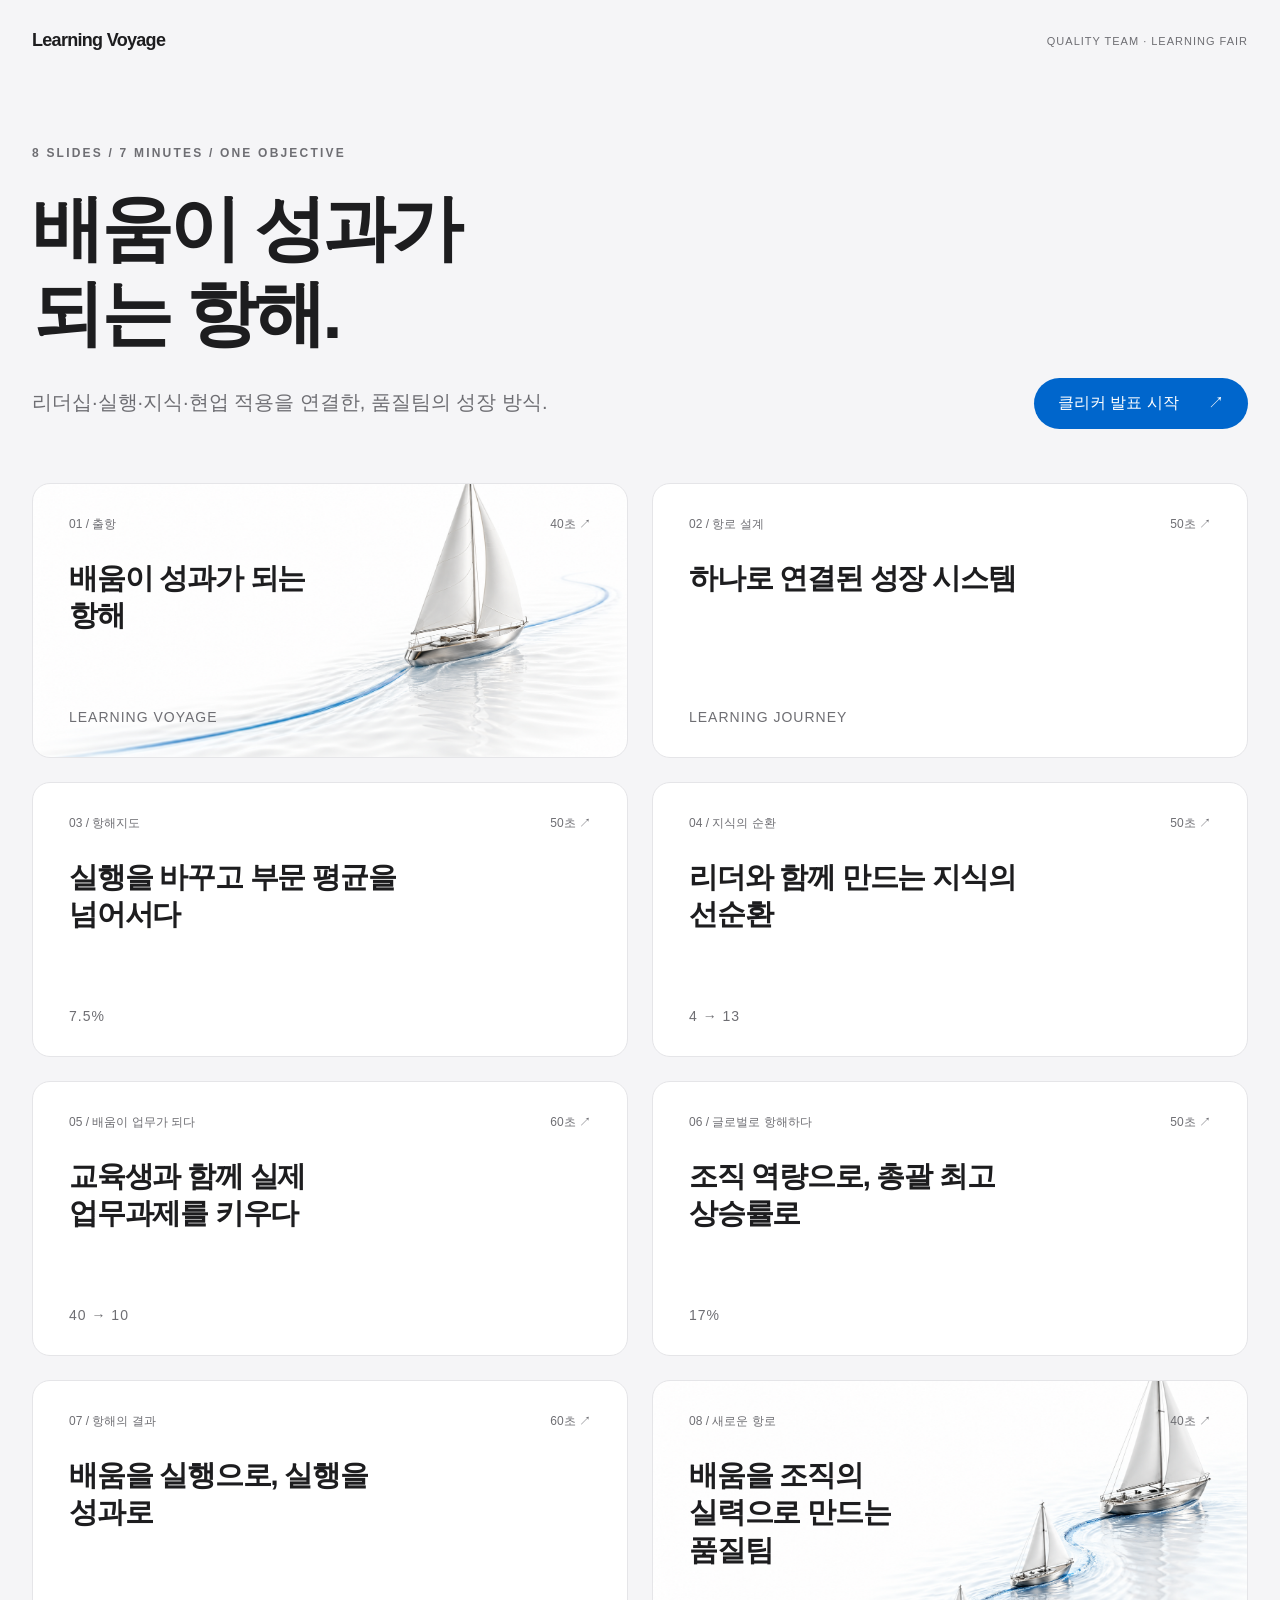
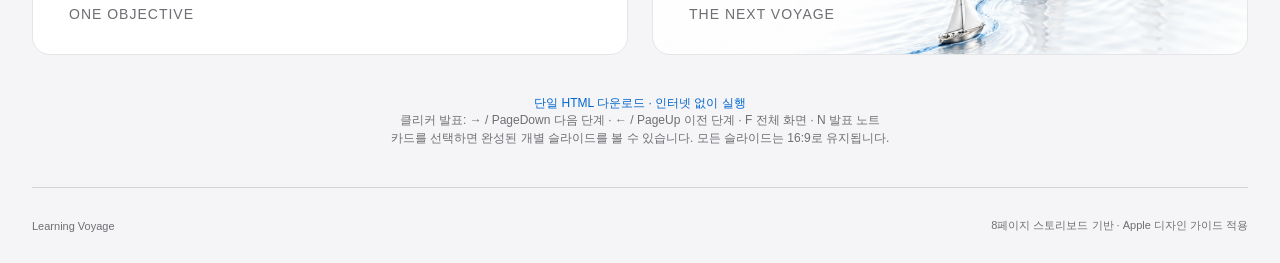
<file: index.html>
<!doctype html><html lang="ko"><head><meta charset="utf-8"><meta name="viewport" content="width=device-width,initial-scale=1"><title>Learning Voyage — 러닝페어</title><link rel="stylesheet" href="assets/style.css"></head><body class="overview"><header><a href="index.html">Learning Voyage</a><span>QUALITY TEAM · LEARNING FAIR</span></header><main><p class="eyebrow">8 SLIDES / 7 MINUTES / ONE OBJECTIVE</p><h1>배움이 성과가<br>되는 항해.</h1><div class="overview-intro"><p>리더십·실행·지식·현업 적용을 연결한, 품질팀의 성장 방식.</p><a class="start" href="present.html">클리커 발표 시작 <span>↗</span></a></div><div class="overview-grid"><a class="overview-card light hero-card" href="slide-01.html"><div><span>01 / 출항</span><span>40초 ↗</span></div><h2>배움이 성과가 되는 항해</h2><span class="card-caption">LEARNING VOYAGE</span></a><a class="overview-card light" href="slide-02.html"><div><span>02 / 항로 설계</span><span>50초 ↗</span></div><h2>하나로 연결된 성장 시스템</h2><span class="card-caption">LEARNING JOURNEY</span></a><a class="overview-card light" href="slide-03.html"><div><span>03 / 항해지도</span><span>50초 ↗</span></div><h2>실행을 바꾸고 부문 평균을 넘어서다</h2><span class="card-caption">7.5%</span></a><a class="overview-card light" href="slide-04.html"><div><span>04 / 지식의 순환</span><span>50초 ↗</span></div><h2>리더와 함께 만드는 지식의 선순환</h2><span class="card-caption">4 → 13</span></a><a class="overview-card light" href="slide-05.html"><div><span>05 / 배움이 업무가 되다</span><span>60초 ↗</span></div><h2>교육생과 함께 실제 업무과제를 키우다</h2><span class="card-caption">40 → 10</span></a><a class="overview-card light" href="slide-06.html"><div><span>06 / 글로벌로 항해하다</span><span>50초 ↗</span></div><h2>조직 역량으로, 총괄 최고 상승률로</h2><span class="card-caption">17%</span></a><a class="overview-card light" href="slide-07.html"><div><span>07 / 항해의 결과</span><span>60초 ↗</span></div><h2>배움을 실행으로, 실행을 성과로</h2><span class="card-caption">ONE OBJECTIVE</span></a><a class="overview-card light fleet-card" href="slide-08.html"><div><span>08 / 새로운 항로</span><span>40초 ↗</span></div><h2>배움을 조직의 실력으로 만드는 품질팀</h2><span class="card-caption">THE NEXT VOYAGE</span></a></div><p class="help"><a href="Learning-Voyage.html" download="Learning-Voyage.html" style="color:var(--blue)">단일 HTML 다운로드 · 인터넷 없이 실행</a><br>클리커 발표: → / PageDown 다음 단계 · ← / PageUp 이전 단계 · F 전체 화면 · N 발표 노트<br>카드를 선택하면 완성된 개별 슬라이드를 볼 수 있습니다. 모든 슬라이드는 16:9로 유지됩니다.</p></main><footer>Learning Voyage <span>8페이지 스토리보드 기반 · Apple 디자인 가이드 적용</span></footer></body></html>
</file>
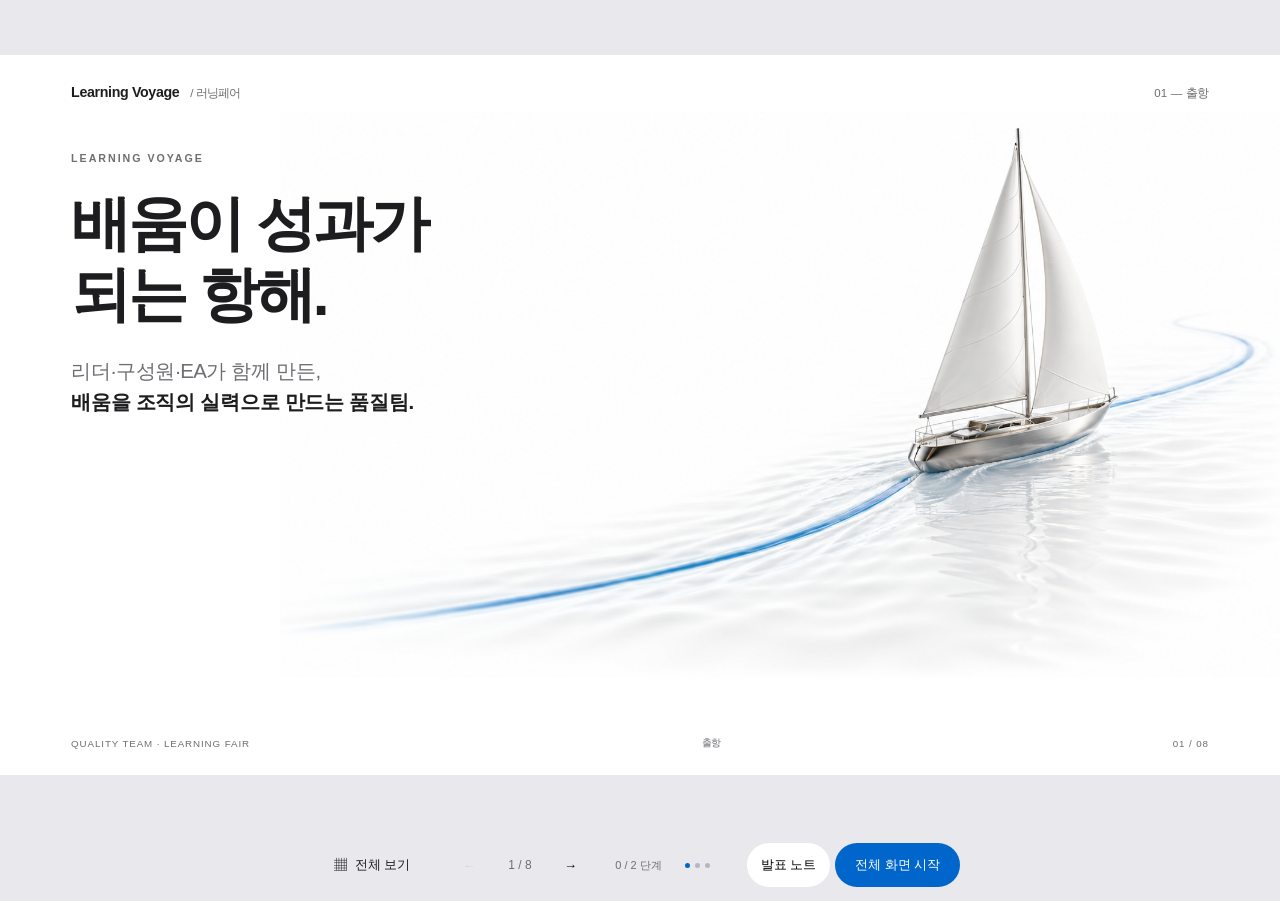
<file: present.html>
<!doctype html>
<html lang="ko"><head><meta charset="utf-8"><meta name="viewport" content="width=device-width,initial-scale=1">
<title>Learning Voyage — 클리커 발표</title><link rel="stylesheet" href="assets/style.css">
<link rel="preload" as="image" href="assets/voyage-hero.png"><link rel="preload" as="image" href="assets/voyage-fleet.png">
<script src="assets/slides.js" defer></script></head><body class="presentation deck">
<main class="stage" aria-label="16:9 발표 화면"><article data-slide="1" class="slide light page-1" aria-label="1번째 슬라이드"><header class="slide-header"><a href="index.html">Learning Voyage<span> / 러닝페어</span></a><span>01 — 출항</span></header><div class="hero-copy"><p class="eyebrow">LEARNING VOYAGE</p><h1>배움이 성과가<br>되는 항해.</h1><p class="lead">리더·구성원·EA가 함께 만든,<br><strong>배움을 조직의 실력으로 만드는 품질팀.</strong></p></div><img class="voyage-art" src="assets/voyage-hero.png" alt="흰색 범선 한 척이 파란 항로를 따라 항해하는 모습" width="1672" height="941"><div class="destination" data-reveal="1"><span class="destination-dot"></span><div>미래 품질 경쟁력<small>OUR SHARED DESTINATION</small></div></div><div class="capabilities" data-reveal="2"><span>4대 핵심역량</span><strong>신뢰성 · 평가기술</strong><strong>CS · AUDIT</strong><strong>AX</strong><strong>통계 · DATA · 시스템</strong></div><footer class="slide-footer"><span>QUALITY TEAM · LEARNING FAIR</span><span>출항</span><span>01 / 08</span></footer></article>
<article hidden data-slide="2" class="slide light page-2" aria-label="2번째 슬라이드"><header class="slide-header"><a href="index.html">Learning Voyage<span> / 러닝페어</span></a><span>02 — 항로 설계</span></header><p class="eyebrow">ONE TEAM / ONE CONNECTED LEARNING SYSTEM</p><h1>개별 교육을 넘어,<br>하나의 성장 시스템으로.</h1>
<figure class="system-diagram" data-reveal="1"><img src="assets/learning-system.png" alt="미래 품질 경쟁력이라는 하나의 목표 아래 4대 핵심역량, 프로젝트와 과제, 학습 Needs, Learning, 현업 적용, 지식 공유, 성과 KR을 연결하고 리더 방향과 구성원 Needs로 뒷받침하는 운영체계"></figure>
<div class="system-pillars" data-reveal="2"><div><span>LEARN</span><strong>필요한 학습을 찾아 실행</strong><p>직무교육체계 · AI 추천 · Dashboard</p></div><div><span>SHARE</span><strong>현업의 경험을 조직 지식으로</strong><p>학습조직 · 내부 전문가 · Q-BRIDGE</p></div><div><span>PERFORM</span><strong>배움을 실제 업무역량으로</strong><p>AI 업무과제 · 글로벌 어학역량</p></div></div>
<p class="system-message" data-reveal="3">리더가 방향을 제시하고, 구성원이 실행하고, <strong>EA가 학습과 업무를 연결합니다.</strong></p><footer class="slide-footer"><span>QUALITY TEAM · LEARNING FAIR</span><span>항로 설계</span><span>02 / 08</span></footer></article>
<article hidden data-slide="3" class="slide light page-3" aria-label="3번째 슬라이드"><header class="slide-header"><a href="index.html">Learning Voyage<span> / 러닝페어</span></a><span>03 — 항해지도</span></header><p class="eyebrow">01 / LEARNING ENGAGEMENT · ABOVE THE BENCHMARK</p>
<h1>구성원의 실행을 바꾸고,<br><em>부문 평균을 넘어섰습니다.</em></h1>
<div class="benchmark-layout">
<section class="benchmark-chart" data-reveal="1" aria-label="월평균 직무교육체계 활용률, 품질팀 7.5%, DS부문 평균 4.1%">
<p class="chart-heading">월평균 직무교육체계 활용률</p>
<div class="benchmark-row ours"><div><strong>TSP 품질팀</strong><b>7.5<span>%</span></b></div><div class="bar-track"><i style="width:93.75%"></i></div></div>
<div class="benchmark-row average"><div><span>DS부문 평균</span><b>4.1<span>%</span></b></div><div class="bar-track"><i style="width:51.25%"></i></div></div>
<p class="chart-source">2026년 1–6월 DScovery · 중복 제외 월평균</p>
</section>
<section class="benchmark-result" data-reveal="2"><p class="label">DS부문 평균 대비</p><p class="benchmark-multiplier">1.83<span>배</span></p><p class="difference">+3.4<span>%p</span><small>활용률 격차</small></p><p class="secondary-stat">59–69% <span>7월 교육목표 중간 실행률</span></p></section>
</div>
<div class="execution-strip" data-reveal="1"><span>성과를 만든 운영</span><strong>계획</strong><i>→</i><strong>추천·탐색</strong><i>→</i><strong>신청·실행</strong><i>→</i><strong>리더 확인</strong><small>AI 추천 + Spotfire Dashboard</small></div><footer class="slide-footer"><span>QUALITY TEAM · LEARNING FAIR</span><span>항해지도</span><span>03 / 08</span></footer></article>
<article hidden data-slide="4" class="slide light page-4" aria-label="4번째 슬라이드"><header class="slide-header"><a href="index.html">Learning Voyage<span> / 러닝페어</span></a><span>04 — 지식의 순환</span></header><p class="eyebrow">02 / Q-BRIDGE & LEARNING COMMUNITY</p><h1>리더가 함께 만드는<br>지식의 선순환.</h1><div class="split knowledge"><figure class="knowledge-illustration" data-reveal="1"><img src="assets/knowledge-loop.png" alt="4대 핵심역량부터 프로젝트, 학습조직, 내부 전문가, Q-BRIDGE, Popcorn, 업무 재활용, 논문·특허와 현업성과로 이어지는 지식 순환"></figure><div class="knowledge-stats"><div class="leader-proof" data-reveal="2"><span>LEADER ENGAGEMENT</span><strong>Q-BRIDGE 팀장 매회 참석</strong></div><div class="mini-stats" data-reveal="2"><p><b>2<span>건 / 월</span></b>Q-BRIDGE</p><p><b>25<span>% 내외</span></b>팀원 지속 참여</p></div><div class="paper-stat" data-reveal="3"><span class="label">삼성논문상 출품</span><p><span>4</span><i>→</i><strong>13</strong><small>건</small></p><div class="paper-growth"><b>3.25배</b><span>삼성논문상 출품 건수 변화</span></div></div></div></div><p class="footnote" data-reveal="3">프로젝트·학습조직·지식공유·연구활동을 연결하는 과정에서 확인된 변화입니다.</p><footer class="slide-footer"><span>QUALITY TEAM · LEARNING FAIR</span><span>지식의 순환</span><span>04 / 08</span></footer></article>
<article hidden data-slide="5" class="slide light page-5" aria-label="5번째 슬라이드"><header class="slide-header"><a href="index.html">Learning Voyage<span> / 러닝페어</span></a><span>05 — 배움이 업무가 되다</span></header><p class="eyebrow">03 / LEARNING → PERFORMANCE</p><h1>교육생과 함께,<br><em>실제 업무과제를 키웠습니다.</em></h1><div class="ai-metrics"><div data-reveal="1"><p class="metric">40<span>건</span></p><h3>AI 업무과제 발굴</h3><p>개인의 실제 업무에서 찾은 아이디어</p></div><div class="conversion" data-reveal="2"><span>학습에서 적용으로</span><svg viewBox="0 0 220 40" aria-hidden="true"><path d="M0 20H210M193 3L210 20 193 37"/></svg></div><div data-reveal="2"><p class="metric">10<span>건</span></p><h3>팀 과제로 격상</h3><p>개인의 배움을 조직의 실행으로</p></div></div><div class="task-matrix" data-reveal="1" role="img" aria-label="40개 업무과제 중 10개가 팀 과제로 격상"><div class="matrix-grid"><span class="task-tile team-task"><svg viewBox="0 0 24 24" aria-hidden="true"><rect x="5" y="4" width="14" height="16" rx="3"/><path d="M9 9h6m-6 4h6m-6 4h3"/></svg></span><span class="task-tile team-task"><svg viewBox="0 0 24 24" aria-hidden="true"><rect x="5" y="4" width="14" height="16" rx="3"/><path d="M9 9h6m-6 4h6m-6 4h3"/></svg></span><span class="task-tile team-task"><svg viewBox="0 0 24 24" aria-hidden="true"><rect x="5" y="4" width="14" height="16" rx="3"/><path d="M9 9h6m-6 4h6m-6 4h3"/></svg></span><span class="task-tile team-task"><svg viewBox="0 0 24 24" aria-hidden="true"><rect x="5" y="4" width="14" height="16" rx="3"/><path d="M9 9h6m-6 4h6m-6 4h3"/></svg></span><span class="task-tile team-task"><svg viewBox="0 0 24 24" aria-hidden="true"><rect x="5" y="4" width="14" height="16" rx="3"/><path d="M9 9h6m-6 4h6m-6 4h3"/></svg></span><span class="task-tile team-task"><svg viewBox="0 0 24 24" aria-hidden="true"><rect x="5" y="4" width="14" height="16" rx="3"/><path d="M9 9h6m-6 4h6m-6 4h3"/></svg></span><span class="task-tile team-task"><svg viewBox="0 0 24 24" aria-hidden="true"><rect x="5" y="4" width="14" height="16" rx="3"/><path d="M9 9h6m-6 4h6m-6 4h3"/></svg></span><span class="task-tile team-task"><svg viewBox="0 0 24 24" aria-hidden="true"><rect x="5" y="4" width="14" height="16" rx="3"/><path d="M9 9h6m-6 4h6m-6 4h3"/></svg></span><span class="task-tile team-task"><svg viewBox="0 0 24 24" aria-hidden="true"><rect x="5" y="4" width="14" height="16" rx="3"/><path d="M9 9h6m-6 4h6m-6 4h3"/></svg></span><span class="task-tile team-task"><svg viewBox="0 0 24 24" aria-hidden="true"><rect x="5" y="4" width="14" height="16" rx="3"/><path d="M9 9h6m-6 4h6m-6 4h3"/></svg></span><span class="task-tile "><svg viewBox="0 0 24 24" aria-hidden="true"><rect x="5" y="4" width="14" height="16" rx="3"/><path d="M9 9h6m-6 4h6m-6 4h3"/></svg></span><span class="task-tile "><svg viewBox="0 0 24 24" aria-hidden="true"><rect x="5" y="4" width="14" height="16" rx="3"/><path d="M9 9h6m-6 4h6m-6 4h3"/></svg></span><span class="task-tile "><svg viewBox="0 0 24 24" aria-hidden="true"><rect x="5" y="4" width="14" height="16" rx="3"/><path d="M9 9h6m-6 4h6m-6 4h3"/></svg></span><span class="task-tile "><svg viewBox="0 0 24 24" aria-hidden="true"><rect x="5" y="4" width="14" height="16" rx="3"/><path d="M9 9h6m-6 4h6m-6 4h3"/></svg></span><span class="task-tile "><svg viewBox="0 0 24 24" aria-hidden="true"><rect x="5" y="4" width="14" height="16" rx="3"/><path d="M9 9h6m-6 4h6m-6 4h3"/></svg></span><span class="task-tile "><svg viewBox="0 0 24 24" aria-hidden="true"><rect x="5" y="4" width="14" height="16" rx="3"/><path d="M9 9h6m-6 4h6m-6 4h3"/></svg></span><span class="task-tile "><svg viewBox="0 0 24 24" aria-hidden="true"><rect x="5" y="4" width="14" height="16" rx="3"/><path d="M9 9h6m-6 4h6m-6 4h3"/></svg></span><span class="task-tile "><svg viewBox="0 0 24 24" aria-hidden="true"><rect x="5" y="4" width="14" height="16" rx="3"/><path d="M9 9h6m-6 4h6m-6 4h3"/></svg></span><span class="task-tile "><svg viewBox="0 0 24 24" aria-hidden="true"><rect x="5" y="4" width="14" height="16" rx="3"/><path d="M9 9h6m-6 4h6m-6 4h3"/></svg></span><span class="task-tile "><svg viewBox="0 0 24 24" aria-hidden="true"><rect x="5" y="4" width="14" height="16" rx="3"/><path d="M9 9h6m-6 4h6m-6 4h3"/></svg></span><span class="task-tile "><svg viewBox="0 0 24 24" aria-hidden="true"><rect x="5" y="4" width="14" height="16" rx="3"/><path d="M9 9h6m-6 4h6m-6 4h3"/></svg></span><span class="task-tile "><svg viewBox="0 0 24 24" aria-hidden="true"><rect x="5" y="4" width="14" height="16" rx="3"/><path d="M9 9h6m-6 4h6m-6 4h3"/></svg></span><span class="task-tile "><svg viewBox="0 0 24 24" aria-hidden="true"><rect x="5" y="4" width="14" height="16" rx="3"/><path d="M9 9h6m-6 4h6m-6 4h3"/></svg></span><span class="task-tile "><svg viewBox="0 0 24 24" aria-hidden="true"><rect x="5" y="4" width="14" height="16" rx="3"/><path d="M9 9h6m-6 4h6m-6 4h3"/></svg></span><span class="task-tile "><svg viewBox="0 0 24 24" aria-hidden="true"><rect x="5" y="4" width="14" height="16" rx="3"/><path d="M9 9h6m-6 4h6m-6 4h3"/></svg></span><span class="task-tile "><svg viewBox="0 0 24 24" aria-hidden="true"><rect x="5" y="4" width="14" height="16" rx="3"/><path d="M9 9h6m-6 4h6m-6 4h3"/></svg></span><span class="task-tile "><svg viewBox="0 0 24 24" aria-hidden="true"><rect x="5" y="4" width="14" height="16" rx="3"/><path d="M9 9h6m-6 4h6m-6 4h3"/></svg></span><span class="task-tile "><svg viewBox="0 0 24 24" aria-hidden="true"><rect x="5" y="4" width="14" height="16" rx="3"/><path d="M9 9h6m-6 4h6m-6 4h3"/></svg></span><span class="task-tile "><svg viewBox="0 0 24 24" aria-hidden="true"><rect x="5" y="4" width="14" height="16" rx="3"/><path d="M9 9h6m-6 4h6m-6 4h3"/></svg></span><span class="task-tile "><svg viewBox="0 0 24 24" aria-hidden="true"><rect x="5" y="4" width="14" height="16" rx="3"/><path d="M9 9h6m-6 4h6m-6 4h3"/></svg></span><span class="task-tile "><svg viewBox="0 0 24 24" aria-hidden="true"><rect x="5" y="4" width="14" height="16" rx="3"/><path d="M9 9h6m-6 4h6m-6 4h3"/></svg></span><span class="task-tile "><svg viewBox="0 0 24 24" aria-hidden="true"><rect x="5" y="4" width="14" height="16" rx="3"/><path d="M9 9h6m-6 4h6m-6 4h3"/></svg></span><span class="task-tile "><svg viewBox="0 0 24 24" aria-hidden="true"><rect x="5" y="4" width="14" height="16" rx="3"/><path d="M9 9h6m-6 4h6m-6 4h3"/></svg></span><span class="task-tile "><svg viewBox="0 0 24 24" aria-hidden="true"><rect x="5" y="4" width="14" height="16" rx="3"/><path d="M9 9h6m-6 4h6m-6 4h3"/></svg></span><span class="task-tile "><svg viewBox="0 0 24 24" aria-hidden="true"><rect x="5" y="4" width="14" height="16" rx="3"/><path d="M9 9h6m-6 4h6m-6 4h3"/></svg></span><span class="task-tile "><svg viewBox="0 0 24 24" aria-hidden="true"><rect x="5" y="4" width="14" height="16" rx="3"/><path d="M9 9h6m-6 4h6m-6 4h3"/></svg></span><span class="task-tile "><svg viewBox="0 0 24 24" aria-hidden="true"><rect x="5" y="4" width="14" height="16" rx="3"/><path d="M9 9h6m-6 4h6m-6 4h3"/></svg></span><span class="task-tile "><svg viewBox="0 0 24 24" aria-hidden="true"><rect x="5" y="4" width="14" height="16" rx="3"/><path d="M9 9h6m-6 4h6m-6 4h3"/></svg></span><span class="task-tile "><svg viewBox="0 0 24 24" aria-hidden="true"><rect x="5" y="4" width="14" height="16" rx="3"/><path d="M9 9h6m-6 4h6m-6 4h3"/></svg></span><span class="task-tile "><svg viewBox="0 0 24 24" aria-hidden="true"><rect x="5" y="4" width="14" height="16" rx="3"/><path d="M9 9h6m-6 4h6m-6 4h3"/></svg></span></div><div class="matrix-legend"><span>업무과제 40건</span><span data-reveal="2"><i></i>팀 과제 10건</span></div></div><figure class="pipeline-illustration" data-reveal="3"><img src="assets/ai-learning-pipeline.png" alt="Q-BRIDGE로 가능성 발견, 업무 아이디어로 문제 정의, AI 특화교육으로 구현, 1개월 전문가 멘토링, 개인 업무과제를 거쳐 팀 과제로 이어지는 과정"></figure><footer class="slide-footer"><span>QUALITY TEAM · LEARNING FAIR</span><span>배움이 업무가 되다</span><span>05 / 08</span></footer></article>
<article hidden data-slide="6" class="slide light page-6" aria-label="6번째 슬라이드"><header class="slide-header"><a href="index.html">Learning Voyage<span> / 러닝페어</span></a><span>06 — 글로벌로 항해하다</span></header><p class="eyebrow">GLOBAL CAPABILITY / ORGANIZATIONAL STRENGTH</p><h1>어학을 조직 역량으로,<br><em>상승률은 총괄 최고로.</em></h1>
<figure class="ecosystem-illustration" data-reveal="1"><img src="assets/global-ecosystem.png" alt="CS 영어 세미나, 고득점자 노하우, OPIC 교재 자산화, TECH BIZ, Business Writing, 인센티브와 Recognition을 연결한 글로벌 역량 육성체계"></figure>
<div class="global-evidence"><p class="system-kicker">글로벌 고객 대응 · 미래 CS 인력 Pool</p><h2>개인의 공부를<br>팀의 역량으로 연결.</h2><p class="global-lead">리더 목표관리 → 실전 학습<br>→ 노하우 자산화 → 동기부여</p><div data-reveal="2"><p class="global-metric">17<span>%</span></p><p class="global-rank">어학역량 상승률 <strong>TSP총괄 내 최고</strong></p></div></div><footer class="slide-footer"><span>QUALITY TEAM · LEARNING FAIR</span><span>글로벌로 항해하다</span><span>06 / 08</span></footer></article>
<article hidden data-slide="7" class="slide light page-7" aria-label="7번째 슬라이드"><header class="slide-header"><a href="index.html">Learning Voyage<span> / 러닝페어</span></a><span>07 — 항해의 결과</span></header><p class="eyebrow">PERFORMANCE / OUR DIFFERENCE, IN EVIDENCE</p><h1>배움을 실행으로,<br><em>실행을 성과로 만듭니다.</em></h1>

<div class="evidence-board">
<section data-reveal="1"><span class="evidence-type">DS부문 평균 대비</span><h3>필요한 학습을, 실제 실행으로</h3><strong>1.83<small>배</small></strong><p>품질팀 7.5% <span>vs</span> 부문 평균 4.1%</p><b class="evidence-tag">+3.4%p</b></section>
<section data-reveal="1"><span class="evidence-type">삼성논문상 출품 변화</span><h3>개인의 경험을, 조직의 지식으로</h3><strong>3.25<small>배</small></strong><p>4건 <span>→</span> 13건</p><b class="evidence-tag">9건 증가</b></section>
<section data-reveal="2"><span class="evidence-type">발굴 과제의 팀 과제 전환</span><h3>교육 아이디어를, 팀의 업무과제로</h3><strong>25<small>%</small></strong><p>40건 발굴 <span>→</span> 10건 팀 과제화</p><b class="evidence-tag">4건 중 1건</b></section>
<section data-reveal="2" class="top-result"><span class="evidence-type">TSP총괄 내 가장 높은 상승률</span><h3>개인 어학을, 글로벌 대응 역량으로</h3><strong>17<small>% 상승</small></strong><p>리더십 · 실전 학습 · 지식 자산화</p><b class="evidence-tag">총괄 내 최고</b></section>
</div>
<p class="recognition-line" data-reveal="3"><span>OUR STRENGTH</span><strong>리더의 참여부터 학습 실행·지식 공유·현업 적용까지, 하나로 연결합니다.</strong></p><footer class="slide-footer"><span>QUALITY TEAM · LEARNING FAIR</span><span>항해의 결과</span><span>07 / 08</span></footer></article>
<article hidden data-slide="8" class="slide light page-8" aria-label="8번째 슬라이드"><header class="slide-header"><a href="index.html">Learning Voyage<span> / 러닝페어</span></a><span>08 — 새로운 항로</span></header><p class="eyebrow">OUR STRENGTH / LEARNING INTO PERFORMANCE</p><h1>우리는 배움을<br>조직의 실력으로 만듭니다.</h1>
<img class="voyage-art" src="assets/voyage-fleet.png" alt="품질팀이 만든 항로를 함께 따라가는 세 척의 범선" width="1672" height="941">
<section class="recognition-proof" data-reveal="1"><span>THIS IS HOW WE LEARN</span><h2>함께 배우고, 공유하고,<br>끝까지 업무에 적용합니다.</h2><p>리더의 관심을 구성원의 실행으로,<br>개인의 경험을 팀의 지식과 역량으로 연결합니다.</p></section>
<div class="recognition-pillars" data-reveal="2"><div><span>01 / LEARN</span><strong>필요한 학습을<br>실제로 실행</strong></div><div><span>02 / SHARE</span><strong>현업의 경험을<br>조직의 지식으로</strong></div><div><span>03 / PERFORM</span><strong>배운 역량을<br>업무과제로 연결</strong></div></div>
<p class="closing-evidence supporting-evidence">운영사례 공유 <span>·</span> DS부문 Talent Development 우수사례 선정·인터뷰</p><footer class="slide-footer"><span>QUALITY TEAM · LEARNING FAIR</span><span>새로운 항로</span><span>08 / 08</span></footer></article></main>
<nav class="controls" aria-label="발표 제어">
<a href="index.html" aria-label="전체 목차">▦ <span>전체 보기</span></a>
<button id="previous" aria-label="이전 단계">←</button><span class="counter">1 / 8</span><button id="next" aria-label="다음 단계">→</button>
<span class="build-status"></span><span class="build-dots" aria-hidden="true"></span>
<button id="notes-toggle" aria-expanded="false" aria-controls="notes">발표 노트</button>
<button id="fullscreen" class="start-presenting">전체 화면 시작</button>
</nav>
<aside id="notes" hidden></aside><div id="blank" class="blank-screen" hidden aria-label="발표 화면 가리기"></div>
<div class="live-status" role="status" aria-live="polite"></div>
<script type="application/json" id="deck-notes">[{"title": "01. 배움이 성과가 되는 항해 — Learning Voyage", "html": "<div><h2>발표 노트 <span>40초 · 총 7분<\/span><\/h2><button id=\"notes-close\" aria-label=\"발표 노트 닫기\">×<\/button><\/div><p>저희 품질팀은 배움을 조직의 실력으로 만들고 있습니다. 리더가 방향을 제시하고, 구성원이 배우고 실행하며, EA가 학습과 업무를 연결합니다. 오늘은 우리가 학습을 어떻게 운영하고, 그 과정에서 어떤 성과를 만들고 있는지 보여드리겠습니다. 부문 평균을 넘는 교육체계 활용률, 현업지식의 축적, 실제 AI 업무과제, 총괄 최고 어학역량 상승률까지, 하나의 성장 시스템 안에서 만들어가는 품질팀의 강점입니다.<\/p>"}, {"title": "02. 하나로 연결된 성장 시스템 — Learning Voyage", "html": "<div><h2>발표 노트 <span>50초 · 총 7분<\/span><\/h2><button id=\"notes-close\" aria-label=\"발표 노트 닫기\">×<\/button><\/div><p>무엇을 키울 것인가는 조직의 방향에서, 어떻게 키울 것인가는 구성원의 Needs에서 찾았습니다. 교육계획부터 세운 것이 아니라 필요한 업무성과에서 역산했습니다. Objective와 핵심역량이 프로젝트와 학습, 공유와 적용을 거쳐 측정 가능한 KR로 이어지도록 설계했습니다.<\/p>"}, {"title": "03. 실행을 바꾸고 부문 평균을 넘어서다 — Learning Voyage", "html": "<div><h2>발표 노트 <span>50초 · 총 7분<\/span><\/h2><button id=\"notes-close\" aria-label=\"발표 노트 닫기\">×<\/button><\/div><p>우리의 차이는 교육체계를 보유하는 데 그치지 않고 활용으로 연결했다는 점입니다. 2026년 1~6월 DScovery 기준 중복 제외 월평균 활용률은 품질팀 7.5%, DS부문 평균 4.1%입니다. 같은 지표로 비교하면 평균의 약 1.83배, 격차는 3.4%포인트입니다. 연초 계획, AI 추천과 Spotfire 탐색, 신청과 실행, 리더 확인을 연결했습니다. 7월 교육목표 중간 실행률은 그룹별 59~69%입니다. 활용률은 부문 평균 대비 수치이며 전체 조직 중 순위를 뜻하지 않습니다.<\/p>"}, {"title": "04. 리더와 함께 만드는 지식의 선순환 — Learning Voyage", "html": "<div><h2>발표 노트 <span>50초 · 총 7분<\/span><\/h2><button id=\"notes-close\" aria-label=\"발표 노트 닫기\">×<\/button><\/div><p>팀장님이 Q-BRIDGE에 매회 직접 참석하며 지식공유를 지원했습니다. 4대 핵심역량에서 시작한 프로젝트와 과제가 학습조직, Q-BRIDGE, Popcorn을 거쳐 다시 업무로 돌아옵니다. 월 2건의 Q-BRIDGE와 팀원 약 25%의 지속 참여가 이 순환을 뒷받침합니다. 삼성논문상 출품은 4건에서 13건으로 늘었습니다. 이를 Q-BRIDGE만의 직접 효과로 단정하기보다 프로젝트·학습조직·지식공유·연구활동을 연결하는 과정에서 확인된 변화로 설명합니다.<\/p>"}, {"title": "05. 교육생과 함께 실제 업무과제를 키우다 — Learning Voyage", "html": "<div><h2>발표 노트 <span>60초 · 총 7분<\/span><\/h2><button id=\"notes-close\" aria-label=\"발표 노트 닫기\">×<\/button><\/div><p>교육생 수보다 저희가 중요하게 본 숫자는 40과 10입니다. Q-BRIDGE에서 AI의 가능성을 발견하고, 개인 업무 아이디어를 교육의 이론·실습·직접 구현에 가져왔습니다. 이어 1개월 전문가 멘토링으로 실제 과제화를 지원했습니다. 40건의 AI 업무과제를 발굴했고, 그중 10건은 개인의 학습을 넘어 팀 과제로 격상되었습니다.<\/p>"}, {"title": "06. 조직 역량으로, 총괄 최고 상승률로 — Learning Voyage", "html": "<div><h2>발표 노트 <span>50초 · 총 7분<\/span><\/h2><button id=\"notes-close\" aria-label=\"발표 노트 닫기\">×<\/button><\/div><p>글로벌 고객 대응과 미래 CS 인력 Pool 확보를 위해 어학을 자기계발이 아닌 직무역량으로 관리했습니다. 리더의 관심과 목표관리, CS 영어 실전발표, 고득점자 노하우 공유, OPIC 교재 자산화, TECH BIZ 몰입교육과 인센티브가 연결됩니다. 공유 자료 기준 어학역량 상승률 17%로 TSP총괄 내 가장 높은 상승률을 기록했습니다. 총괄 내 최고라는 비교는 어학역량 상승률에 한정됩니다. 발표 전 상승률의 산식과 비교 시점은 원자료로 확인하세요.<\/p>"}, {"title": "07. 배움을 실행으로, 실행을 성과로 — Learning Voyage", "html": "<div><h2>발표 노트 <span>60초 · 총 7분<\/span><\/h2><button id=\"notes-close\" aria-label=\"발표 노트 닫기\">×<\/button><\/div><p>품질팀은 학습을 실행으로, 실행을 성과로 연결하고 있습니다. 필요한 교육을 실제로 활용하게 만들어 직무교육체계 활용률은 부문 평균의 1.83배를 기록했습니다. 현업의 경험을 조직의 지식으로 연결하는 과정에서 삼성논문상 출품은 4건에서 13건으로 늘었습니다. AI 교육에서는 40건의 업무과제를 발굴하고 그중 10건을 팀 과제로 격상했습니다. 어학은 개인 공부를 글로벌 대응 역량으로 연결해 17%, 총괄 내 가장 높은 상승률을 기록했습니다. 이처럼 실행, 공유, 업무과제, 역량 강화 전반에서 성과를 만드는 것이 품질팀의 강점입니다.<\/p>"}, {"title": "08. 배움을 조직의 실력으로 만드는 품질팀 — Learning Voyage", "html": "<div><h2>발표 노트 <span>40초 · 총 7분<\/span><\/h2><button id=\"notes-close\" aria-label=\"발표 노트 닫기\">×<\/button><\/div><p>저희 품질팀의 강점은 함께 배우고, 공유하고, 끝까지 업무에 적용하는 데 있습니다. 리더의 관심을 구성원의 실행으로 바꾸고, 현업에서 쌓은 경험을 팀의 지식과 역량으로 연결합니다. 그래서 교육체계 활용, 지식 자산, AI 업무과제, 글로벌 역량이 함께 성장하고 있습니다. 이런 운영 방식은 DS부문 우수사례 인터뷰에서도 공유했습니다. 저희는 앞으로도 배움을 업무의 변화로, 개인의 성장을 조직의 실력으로 만들어가겠습니다. 이것이 품질팀의 Learning Voyage입니다.<\/p>"}]</script>
<noscript>클리커 발표는 JavaScript가 필요합니다. <a href="slide-01.html">개별 슬라이드 보기</a></noscript>
</body></html>
</file>
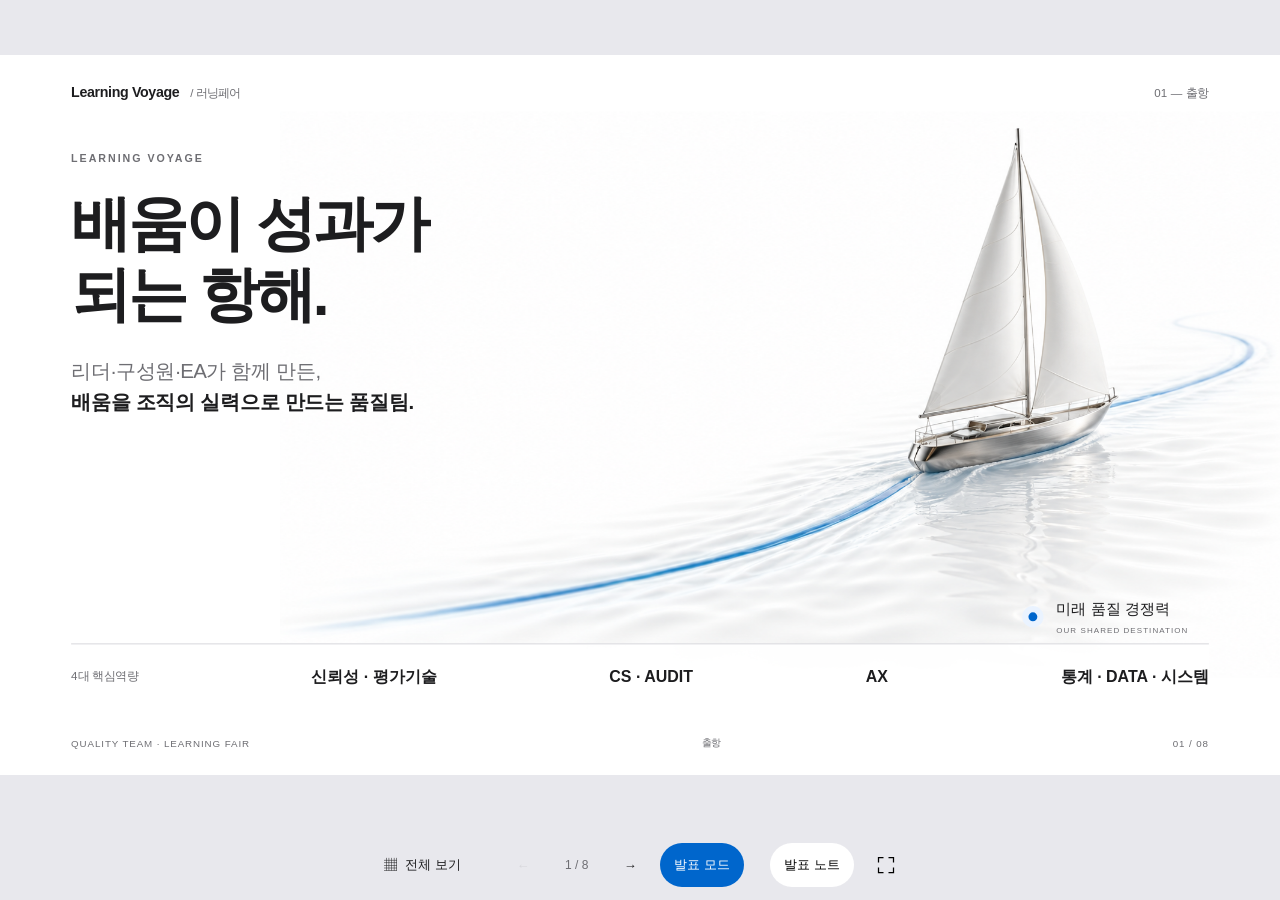
<file: slide-01.html>
<!doctype html><html lang="ko"><head><meta charset="utf-8"><meta name="viewport" content="width=device-width,initial-scale=1"><title>01. 배움이 성과가 되는 항해 — Learning Voyage</title><link rel="stylesheet" href="assets/style.css"><script src="assets/slides.js" defer></script></head><body data-page="1" class="presentation"><main class="stage"><article data-slide="1" class="slide light page-1" aria-label="1번째 슬라이드"><header class="slide-header"><a href="index.html">Learning Voyage<span> / 러닝페어</span></a><span>01 — 출항</span></header><div class="hero-copy"><p class="eyebrow">LEARNING VOYAGE</p><h1>배움이 성과가<br>되는 항해.</h1><p class="lead">리더·구성원·EA가 함께 만든,<br><strong>배움을 조직의 실력으로 만드는 품질팀.</strong></p></div><img class="voyage-art" src="assets/voyage-hero.png" alt="흰색 범선 한 척이 파란 항로를 따라 항해하는 모습" width="1672" height="941"><div class="destination" data-reveal="1"><span class="destination-dot"></span><div>미래 품질 경쟁력<small>OUR SHARED DESTINATION</small></div></div><div class="capabilities" data-reveal="2"><span>4대 핵심역량</span><strong>신뢰성 · 평가기술</strong><strong>CS · AUDIT</strong><strong>AX</strong><strong>통계 · DATA · 시스템</strong></div><footer class="slide-footer"><span>QUALITY TEAM · LEARNING FAIR</span><span>출항</span><span>01 / 08</span></footer></article></main><nav class="controls" aria-label="슬라이드 탐색"><a href="index.html" aria-label="전체 슬라이드">▦ <span>전체 보기</span></a><button disabled aria-label="이전 슬라이드">←</button><span class="counter">1 / 8</span><a href="slide-02.html" aria-label="다음 슬라이드">→</a><a class="play-link" href="present.html#slide=1&step=0">발표 모드</a><button id="notes-toggle" aria-expanded="false" aria-controls="notes">발표 노트</button><button id="fullscreen" aria-label="전체 화면"><svg width="20" height="20" viewBox="0 0 24 24" fill="none" stroke="currentColor" stroke-width="1.5" aria-hidden="true"><path d="M9 3H3v6m12-6h6v6M3 15v6h6m12-6v6h-6"/></svg></button></nav><aside id="notes" hidden><div><h2>발표 노트 <span>40초 · 총 7분</span></h2><button id="notes-close" aria-label="발표 노트 닫기">×</button></div><p>저희 품질팀은 배움을 조직의 실력으로 만들고 있습니다. 리더가 방향을 제시하고, 구성원이 배우고 실행하며, EA가 학습과 업무를 연결합니다. 오늘은 우리가 학습을 어떻게 운영하고, 그 과정에서 어떤 성과를 만들고 있는지 보여드리겠습니다. 부문 평균을 넘는 교육체계 활용률, 현업지식의 축적, 실제 AI 업무과제, 총괄 최고 어학역량 상승률까지, 하나의 성장 시스템 안에서 만들어가는 품질팀의 강점입니다.</p></aside></body></html>
</file>
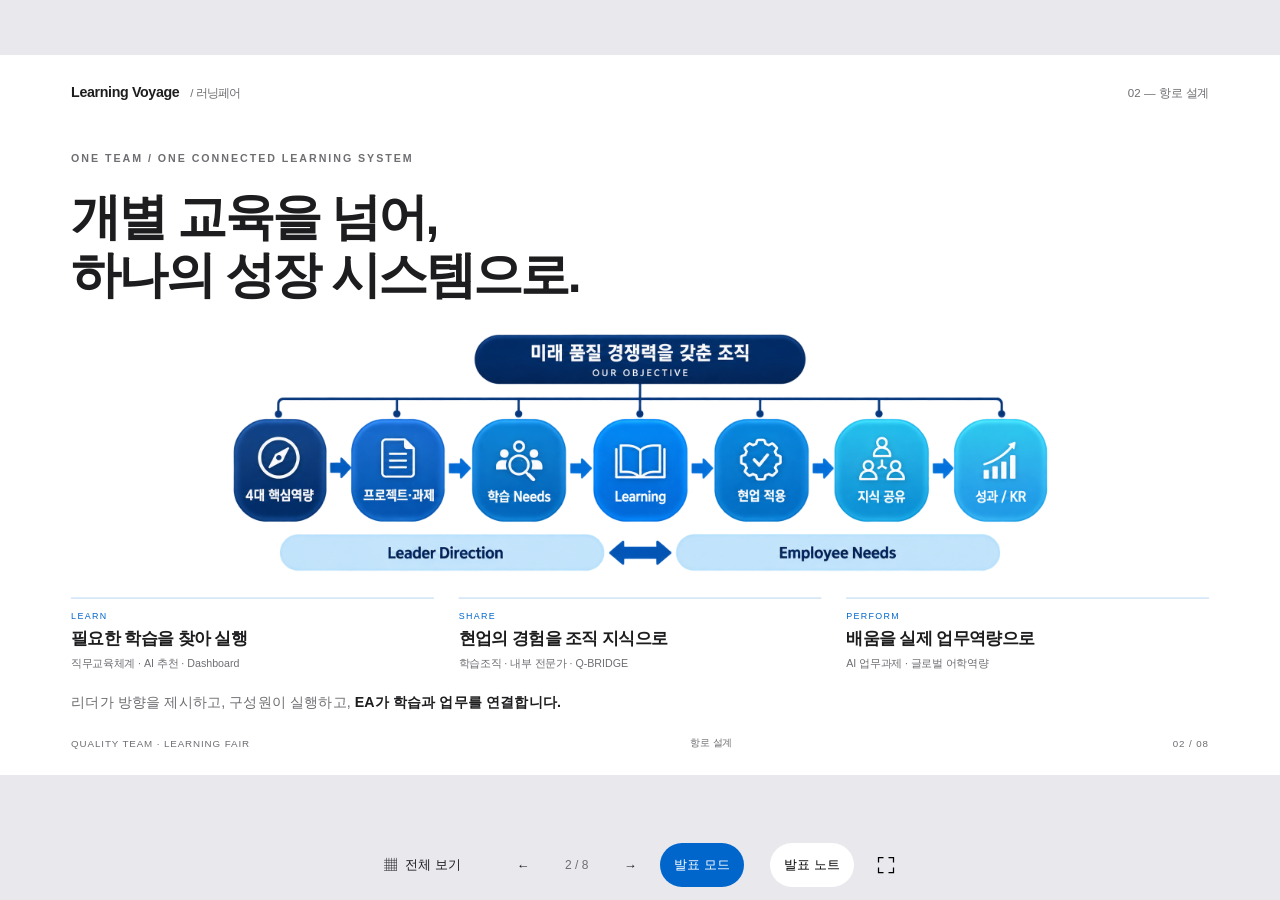
<file: slide-02.html>
<!doctype html><html lang="ko"><head><meta charset="utf-8"><meta name="viewport" content="width=device-width,initial-scale=1"><title>02. 하나로 연결된 성장 시스템 — Learning Voyage</title><link rel="stylesheet" href="assets/style.css"><script src="assets/slides.js" defer></script></head><body data-page="2" class="presentation"><main class="stage"><article data-slide="2" class="slide light page-2" aria-label="2번째 슬라이드"><header class="slide-header"><a href="index.html">Learning Voyage<span> / 러닝페어</span></a><span>02 — 항로 설계</span></header><p class="eyebrow">ONE TEAM / ONE CONNECTED LEARNING SYSTEM</p><h1>개별 교육을 넘어,<br>하나의 성장 시스템으로.</h1>
<figure class="system-diagram" data-reveal="1"><img src="assets/learning-system.png" alt="미래 품질 경쟁력이라는 하나의 목표 아래 4대 핵심역량, 프로젝트와 과제, 학습 Needs, Learning, 현업 적용, 지식 공유, 성과 KR을 연결하고 리더 방향과 구성원 Needs로 뒷받침하는 운영체계"></figure>
<div class="system-pillars" data-reveal="2"><div><span>LEARN</span><strong>필요한 학습을 찾아 실행</strong><p>직무교육체계 · AI 추천 · Dashboard</p></div><div><span>SHARE</span><strong>현업의 경험을 조직 지식으로</strong><p>학습조직 · 내부 전문가 · Q-BRIDGE</p></div><div><span>PERFORM</span><strong>배움을 실제 업무역량으로</strong><p>AI 업무과제 · 글로벌 어학역량</p></div></div>
<p class="system-message" data-reveal="3">리더가 방향을 제시하고, 구성원이 실행하고, <strong>EA가 학습과 업무를 연결합니다.</strong></p><footer class="slide-footer"><span>QUALITY TEAM · LEARNING FAIR</span><span>항로 설계</span><span>02 / 08</span></footer></article></main><nav class="controls" aria-label="슬라이드 탐색"><a href="index.html" aria-label="전체 슬라이드">▦ <span>전체 보기</span></a><a href="slide-01.html" aria-label="이전 슬라이드">←</a><span class="counter">2 / 8</span><a href="slide-03.html" aria-label="다음 슬라이드">→</a><a class="play-link" href="present.html#slide=2&step=0">발표 모드</a><button id="notes-toggle" aria-expanded="false" aria-controls="notes">발표 노트</button><button id="fullscreen" aria-label="전체 화면"><svg width="20" height="20" viewBox="0 0 24 24" fill="none" stroke="currentColor" stroke-width="1.5" aria-hidden="true"><path d="M9 3H3v6m12-6h6v6M3 15v6h6m12-6v6h-6"/></svg></button></nav><aside id="notes" hidden><div><h2>발표 노트 <span>50초 · 총 7분</span></h2><button id="notes-close" aria-label="발표 노트 닫기">×</button></div><p>무엇을 키울 것인가는 조직의 방향에서, 어떻게 키울 것인가는 구성원의 Needs에서 찾았습니다. 교육계획부터 세운 것이 아니라 필요한 업무성과에서 역산했습니다. Objective와 핵심역량이 프로젝트와 학습, 공유와 적용을 거쳐 측정 가능한 KR로 이어지도록 설계했습니다.</p></aside></body></html>
</file>
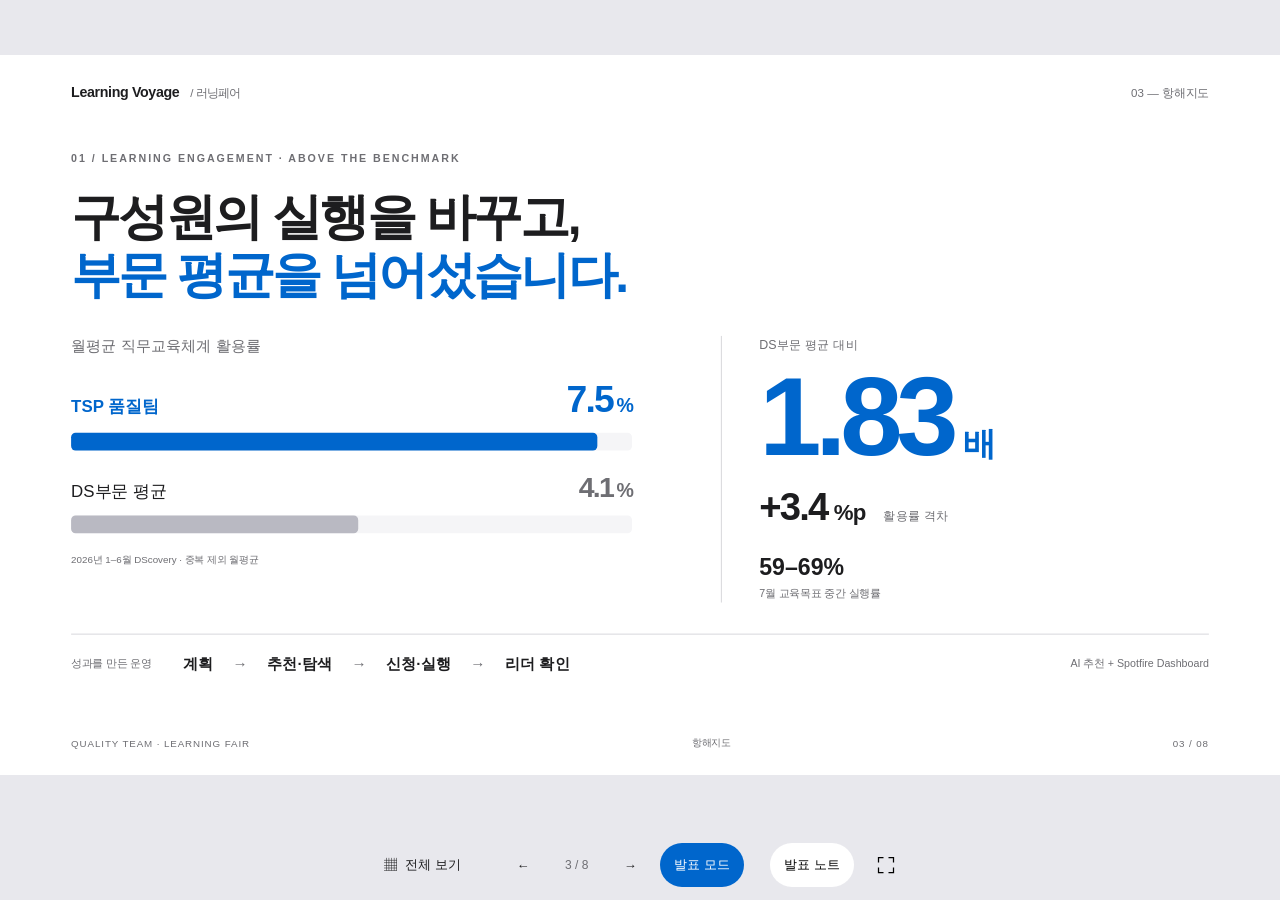
<file: slide-03.html>
<!doctype html><html lang="ko"><head><meta charset="utf-8"><meta name="viewport" content="width=device-width,initial-scale=1"><title>03. 실행을 바꾸고 부문 평균을 넘어서다 — Learning Voyage</title><link rel="stylesheet" href="assets/style.css"><script src="assets/slides.js" defer></script></head><body data-page="3" class="presentation"><main class="stage"><article data-slide="3" class="slide light page-3" aria-label="3번째 슬라이드"><header class="slide-header"><a href="index.html">Learning Voyage<span> / 러닝페어</span></a><span>03 — 항해지도</span></header><p class="eyebrow">01 / LEARNING ENGAGEMENT · ABOVE THE BENCHMARK</p>
<h1>구성원의 실행을 바꾸고,<br><em>부문 평균을 넘어섰습니다.</em></h1>
<div class="benchmark-layout">
<section class="benchmark-chart" data-reveal="1" aria-label="월평균 직무교육체계 활용률, 품질팀 7.5%, DS부문 평균 4.1%">
<p class="chart-heading">월평균 직무교육체계 활용률</p>
<div class="benchmark-row ours"><div><strong>TSP 품질팀</strong><b>7.5<span>%</span></b></div><div class="bar-track"><i style="width:93.75%"></i></div></div>
<div class="benchmark-row average"><div><span>DS부문 평균</span><b>4.1<span>%</span></b></div><div class="bar-track"><i style="width:51.25%"></i></div></div>
<p class="chart-source">2026년 1–6월 DScovery · 중복 제외 월평균</p>
</section>
<section class="benchmark-result" data-reveal="2"><p class="label">DS부문 평균 대비</p><p class="benchmark-multiplier">1.83<span>배</span></p><p class="difference">+3.4<span>%p</span><small>활용률 격차</small></p><p class="secondary-stat">59–69% <span>7월 교육목표 중간 실행률</span></p></section>
</div>
<div class="execution-strip" data-reveal="1"><span>성과를 만든 운영</span><strong>계획</strong><i>→</i><strong>추천·탐색</strong><i>→</i><strong>신청·실행</strong><i>→</i><strong>리더 확인</strong><small>AI 추천 + Spotfire Dashboard</small></div><footer class="slide-footer"><span>QUALITY TEAM · LEARNING FAIR</span><span>항해지도</span><span>03 / 08</span></footer></article></main><nav class="controls" aria-label="슬라이드 탐색"><a href="index.html" aria-label="전체 슬라이드">▦ <span>전체 보기</span></a><a href="slide-02.html" aria-label="이전 슬라이드">←</a><span class="counter">3 / 8</span><a href="slide-04.html" aria-label="다음 슬라이드">→</a><a class="play-link" href="present.html#slide=3&step=0">발표 모드</a><button id="notes-toggle" aria-expanded="false" aria-controls="notes">발표 노트</button><button id="fullscreen" aria-label="전체 화면"><svg width="20" height="20" viewBox="0 0 24 24" fill="none" stroke="currentColor" stroke-width="1.5" aria-hidden="true"><path d="M9 3H3v6m12-6h6v6M3 15v6h6m12-6v6h-6"/></svg></button></nav><aside id="notes" hidden><div><h2>발표 노트 <span>50초 · 총 7분</span></h2><button id="notes-close" aria-label="발표 노트 닫기">×</button></div><p>우리의 차이는 교육체계를 보유하는 데 그치지 않고 활용으로 연결했다는 점입니다. 2026년 1~6월 DScovery 기준 중복 제외 월평균 활용률은 품질팀 7.5%, DS부문 평균 4.1%입니다. 같은 지표로 비교하면 평균의 약 1.83배, 격차는 3.4%포인트입니다. 연초 계획, AI 추천과 Spotfire 탐색, 신청과 실행, 리더 확인을 연결했습니다. 7월 교육목표 중간 실행률은 그룹별 59~69%입니다. 활용률은 부문 평균 대비 수치이며 전체 조직 중 순위를 뜻하지 않습니다.</p></aside></body></html>
</file>
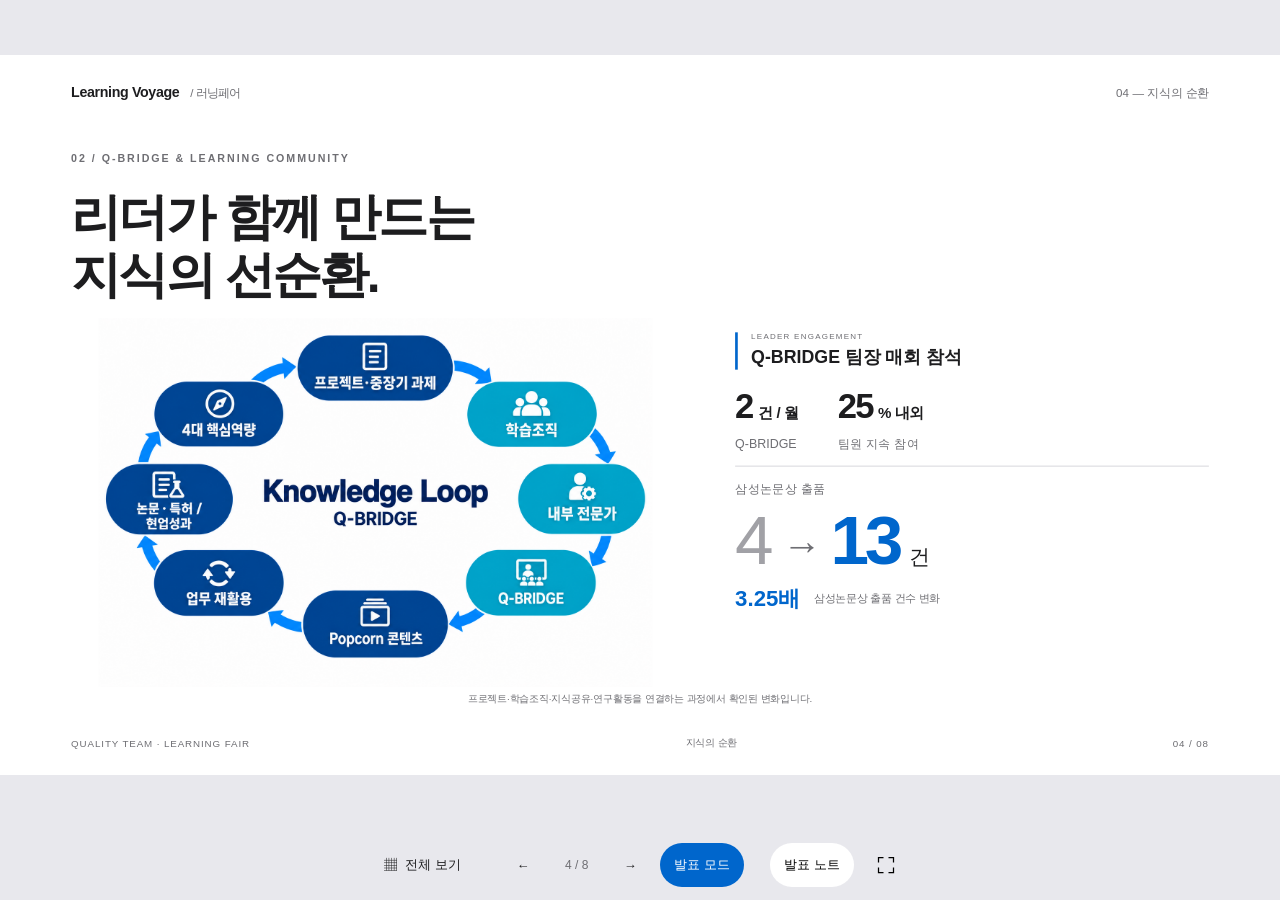
<file: slide-04.html>
<!doctype html><html lang="ko"><head><meta charset="utf-8"><meta name="viewport" content="width=device-width,initial-scale=1"><title>04. 리더와 함께 만드는 지식의 선순환 — Learning Voyage</title><link rel="stylesheet" href="assets/style.css"><script src="assets/slides.js" defer></script></head><body data-page="4" class="presentation"><main class="stage"><article data-slide="4" class="slide light page-4" aria-label="4번째 슬라이드"><header class="slide-header"><a href="index.html">Learning Voyage<span> / 러닝페어</span></a><span>04 — 지식의 순환</span></header><p class="eyebrow">02 / Q-BRIDGE & LEARNING COMMUNITY</p><h1>리더가 함께 만드는<br>지식의 선순환.</h1><div class="split knowledge"><figure class="knowledge-illustration" data-reveal="1"><img src="assets/knowledge-loop.png" alt="4대 핵심역량부터 프로젝트, 학습조직, 내부 전문가, Q-BRIDGE, Popcorn, 업무 재활용, 논문·특허와 현업성과로 이어지는 지식 순환"></figure><div class="knowledge-stats"><div class="leader-proof" data-reveal="2"><span>LEADER ENGAGEMENT</span><strong>Q-BRIDGE 팀장 매회 참석</strong></div><div class="mini-stats" data-reveal="2"><p><b>2<span>건 / 월</span></b>Q-BRIDGE</p><p><b>25<span>% 내외</span></b>팀원 지속 참여</p></div><div class="paper-stat" data-reveal="3"><span class="label">삼성논문상 출품</span><p><span>4</span><i>→</i><strong>13</strong><small>건</small></p><div class="paper-growth"><b>3.25배</b><span>삼성논문상 출품 건수 변화</span></div></div></div></div><p class="footnote" data-reveal="3">프로젝트·학습조직·지식공유·연구활동을 연결하는 과정에서 확인된 변화입니다.</p><footer class="slide-footer"><span>QUALITY TEAM · LEARNING FAIR</span><span>지식의 순환</span><span>04 / 08</span></footer></article></main><nav class="controls" aria-label="슬라이드 탐색"><a href="index.html" aria-label="전체 슬라이드">▦ <span>전체 보기</span></a><a href="slide-03.html" aria-label="이전 슬라이드">←</a><span class="counter">4 / 8</span><a href="slide-05.html" aria-label="다음 슬라이드">→</a><a class="play-link" href="present.html#slide=4&step=0">발표 모드</a><button id="notes-toggle" aria-expanded="false" aria-controls="notes">발표 노트</button><button id="fullscreen" aria-label="전체 화면"><svg width="20" height="20" viewBox="0 0 24 24" fill="none" stroke="currentColor" stroke-width="1.5" aria-hidden="true"><path d="M9 3H3v6m12-6h6v6M3 15v6h6m12-6v6h-6"/></svg></button></nav><aside id="notes" hidden><div><h2>발표 노트 <span>50초 · 총 7분</span></h2><button id="notes-close" aria-label="발표 노트 닫기">×</button></div><p>팀장님이 Q-BRIDGE에 매회 직접 참석하며 지식공유를 지원했습니다. 4대 핵심역량에서 시작한 프로젝트와 과제가 학습조직, Q-BRIDGE, Popcorn을 거쳐 다시 업무로 돌아옵니다. 월 2건의 Q-BRIDGE와 팀원 약 25%의 지속 참여가 이 순환을 뒷받침합니다. 삼성논문상 출품은 4건에서 13건으로 늘었습니다. 이를 Q-BRIDGE만의 직접 효과로 단정하기보다 프로젝트·학습조직·지식공유·연구활동을 연결하는 과정에서 확인된 변화로 설명합니다.</p></aside></body></html>
</file>
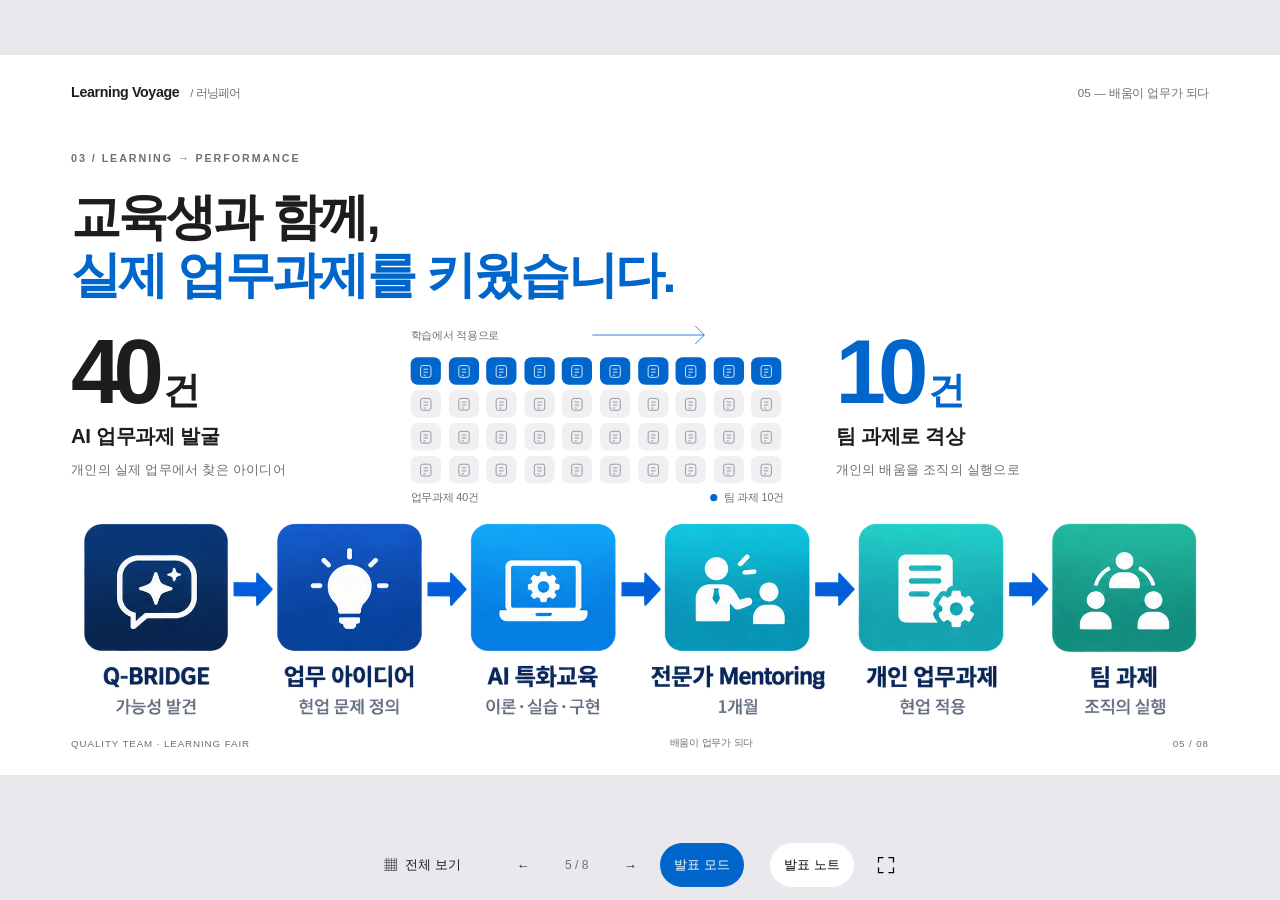
<file: slide-05.html>
<!doctype html><html lang="ko"><head><meta charset="utf-8"><meta name="viewport" content="width=device-width,initial-scale=1"><title>05. 교육생과 함께 실제 업무과제를 키우다 — Learning Voyage</title><link rel="stylesheet" href="assets/style.css"><script src="assets/slides.js" defer></script></head><body data-page="5" class="presentation"><main class="stage"><article data-slide="5" class="slide light page-5" aria-label="5번째 슬라이드"><header class="slide-header"><a href="index.html">Learning Voyage<span> / 러닝페어</span></a><span>05 — 배움이 업무가 되다</span></header><p class="eyebrow">03 / LEARNING → PERFORMANCE</p><h1>교육생과 함께,<br><em>실제 업무과제를 키웠습니다.</em></h1><div class="ai-metrics"><div data-reveal="1"><p class="metric">40<span>건</span></p><h3>AI 업무과제 발굴</h3><p>개인의 실제 업무에서 찾은 아이디어</p></div><div class="conversion" data-reveal="2"><span>학습에서 적용으로</span><svg viewBox="0 0 220 40" aria-hidden="true"><path d="M0 20H210M193 3L210 20 193 37"/></svg></div><div data-reveal="2"><p class="metric">10<span>건</span></p><h3>팀 과제로 격상</h3><p>개인의 배움을 조직의 실행으로</p></div></div><div class="task-matrix" data-reveal="1" role="img" aria-label="40개 업무과제 중 10개가 팀 과제로 격상"><div class="matrix-grid"><span class="task-tile team-task"><svg viewBox="0 0 24 24" aria-hidden="true"><rect x="5" y="4" width="14" height="16" rx="3"/><path d="M9 9h6m-6 4h6m-6 4h3"/></svg></span><span class="task-tile team-task"><svg viewBox="0 0 24 24" aria-hidden="true"><rect x="5" y="4" width="14" height="16" rx="3"/><path d="M9 9h6m-6 4h6m-6 4h3"/></svg></span><span class="task-tile team-task"><svg viewBox="0 0 24 24" aria-hidden="true"><rect x="5" y="4" width="14" height="16" rx="3"/><path d="M9 9h6m-6 4h6m-6 4h3"/></svg></span><span class="task-tile team-task"><svg viewBox="0 0 24 24" aria-hidden="true"><rect x="5" y="4" width="14" height="16" rx="3"/><path d="M9 9h6m-6 4h6m-6 4h3"/></svg></span><span class="task-tile team-task"><svg viewBox="0 0 24 24" aria-hidden="true"><rect x="5" y="4" width="14" height="16" rx="3"/><path d="M9 9h6m-6 4h6m-6 4h3"/></svg></span><span class="task-tile team-task"><svg viewBox="0 0 24 24" aria-hidden="true"><rect x="5" y="4" width="14" height="16" rx="3"/><path d="M9 9h6m-6 4h6m-6 4h3"/></svg></span><span class="task-tile team-task"><svg viewBox="0 0 24 24" aria-hidden="true"><rect x="5" y="4" width="14" height="16" rx="3"/><path d="M9 9h6m-6 4h6m-6 4h3"/></svg></span><span class="task-tile team-task"><svg viewBox="0 0 24 24" aria-hidden="true"><rect x="5" y="4" width="14" height="16" rx="3"/><path d="M9 9h6m-6 4h6m-6 4h3"/></svg></span><span class="task-tile team-task"><svg viewBox="0 0 24 24" aria-hidden="true"><rect x="5" y="4" width="14" height="16" rx="3"/><path d="M9 9h6m-6 4h6m-6 4h3"/></svg></span><span class="task-tile team-task"><svg viewBox="0 0 24 24" aria-hidden="true"><rect x="5" y="4" width="14" height="16" rx="3"/><path d="M9 9h6m-6 4h6m-6 4h3"/></svg></span><span class="task-tile "><svg viewBox="0 0 24 24" aria-hidden="true"><rect x="5" y="4" width="14" height="16" rx="3"/><path d="M9 9h6m-6 4h6m-6 4h3"/></svg></span><span class="task-tile "><svg viewBox="0 0 24 24" aria-hidden="true"><rect x="5" y="4" width="14" height="16" rx="3"/><path d="M9 9h6m-6 4h6m-6 4h3"/></svg></span><span class="task-tile "><svg viewBox="0 0 24 24" aria-hidden="true"><rect x="5" y="4" width="14" height="16" rx="3"/><path d="M9 9h6m-6 4h6m-6 4h3"/></svg></span><span class="task-tile "><svg viewBox="0 0 24 24" aria-hidden="true"><rect x="5" y="4" width="14" height="16" rx="3"/><path d="M9 9h6m-6 4h6m-6 4h3"/></svg></span><span class="task-tile "><svg viewBox="0 0 24 24" aria-hidden="true"><rect x="5" y="4" width="14" height="16" rx="3"/><path d="M9 9h6m-6 4h6m-6 4h3"/></svg></span><span class="task-tile "><svg viewBox="0 0 24 24" aria-hidden="true"><rect x="5" y="4" width="14" height="16" rx="3"/><path d="M9 9h6m-6 4h6m-6 4h3"/></svg></span><span class="task-tile "><svg viewBox="0 0 24 24" aria-hidden="true"><rect x="5" y="4" width="14" height="16" rx="3"/><path d="M9 9h6m-6 4h6m-6 4h3"/></svg></span><span class="task-tile "><svg viewBox="0 0 24 24" aria-hidden="true"><rect x="5" y="4" width="14" height="16" rx="3"/><path d="M9 9h6m-6 4h6m-6 4h3"/></svg></span><span class="task-tile "><svg viewBox="0 0 24 24" aria-hidden="true"><rect x="5" y="4" width="14" height="16" rx="3"/><path d="M9 9h6m-6 4h6m-6 4h3"/></svg></span><span class="task-tile "><svg viewBox="0 0 24 24" aria-hidden="true"><rect x="5" y="4" width="14" height="16" rx="3"/><path d="M9 9h6m-6 4h6m-6 4h3"/></svg></span><span class="task-tile "><svg viewBox="0 0 24 24" aria-hidden="true"><rect x="5" y="4" width="14" height="16" rx="3"/><path d="M9 9h6m-6 4h6m-6 4h3"/></svg></span><span class="task-tile "><svg viewBox="0 0 24 24" aria-hidden="true"><rect x="5" y="4" width="14" height="16" rx="3"/><path d="M9 9h6m-6 4h6m-6 4h3"/></svg></span><span class="task-tile "><svg viewBox="0 0 24 24" aria-hidden="true"><rect x="5" y="4" width="14" height="16" rx="3"/><path d="M9 9h6m-6 4h6m-6 4h3"/></svg></span><span class="task-tile "><svg viewBox="0 0 24 24" aria-hidden="true"><rect x="5" y="4" width="14" height="16" rx="3"/><path d="M9 9h6m-6 4h6m-6 4h3"/></svg></span><span class="task-tile "><svg viewBox="0 0 24 24" aria-hidden="true"><rect x="5" y="4" width="14" height="16" rx="3"/><path d="M9 9h6m-6 4h6m-6 4h3"/></svg></span><span class="task-tile "><svg viewBox="0 0 24 24" aria-hidden="true"><rect x="5" y="4" width="14" height="16" rx="3"/><path d="M9 9h6m-6 4h6m-6 4h3"/></svg></span><span class="task-tile "><svg viewBox="0 0 24 24" aria-hidden="true"><rect x="5" y="4" width="14" height="16" rx="3"/><path d="M9 9h6m-6 4h6m-6 4h3"/></svg></span><span class="task-tile "><svg viewBox="0 0 24 24" aria-hidden="true"><rect x="5" y="4" width="14" height="16" rx="3"/><path d="M9 9h6m-6 4h6m-6 4h3"/></svg></span><span class="task-tile "><svg viewBox="0 0 24 24" aria-hidden="true"><rect x="5" y="4" width="14" height="16" rx="3"/><path d="M9 9h6m-6 4h6m-6 4h3"/></svg></span><span class="task-tile "><svg viewBox="0 0 24 24" aria-hidden="true"><rect x="5" y="4" width="14" height="16" rx="3"/><path d="M9 9h6m-6 4h6m-6 4h3"/></svg></span><span class="task-tile "><svg viewBox="0 0 24 24" aria-hidden="true"><rect x="5" y="4" width="14" height="16" rx="3"/><path d="M9 9h6m-6 4h6m-6 4h3"/></svg></span><span class="task-tile "><svg viewBox="0 0 24 24" aria-hidden="true"><rect x="5" y="4" width="14" height="16" rx="3"/><path d="M9 9h6m-6 4h6m-6 4h3"/></svg></span><span class="task-tile "><svg viewBox="0 0 24 24" aria-hidden="true"><rect x="5" y="4" width="14" height="16" rx="3"/><path d="M9 9h6m-6 4h6m-6 4h3"/></svg></span><span class="task-tile "><svg viewBox="0 0 24 24" aria-hidden="true"><rect x="5" y="4" width="14" height="16" rx="3"/><path d="M9 9h6m-6 4h6m-6 4h3"/></svg></span><span class="task-tile "><svg viewBox="0 0 24 24" aria-hidden="true"><rect x="5" y="4" width="14" height="16" rx="3"/><path d="M9 9h6m-6 4h6m-6 4h3"/></svg></span><span class="task-tile "><svg viewBox="0 0 24 24" aria-hidden="true"><rect x="5" y="4" width="14" height="16" rx="3"/><path d="M9 9h6m-6 4h6m-6 4h3"/></svg></span><span class="task-tile "><svg viewBox="0 0 24 24" aria-hidden="true"><rect x="5" y="4" width="14" height="16" rx="3"/><path d="M9 9h6m-6 4h6m-6 4h3"/></svg></span><span class="task-tile "><svg viewBox="0 0 24 24" aria-hidden="true"><rect x="5" y="4" width="14" height="16" rx="3"/><path d="M9 9h6m-6 4h6m-6 4h3"/></svg></span><span class="task-tile "><svg viewBox="0 0 24 24" aria-hidden="true"><rect x="5" y="4" width="14" height="16" rx="3"/><path d="M9 9h6m-6 4h6m-6 4h3"/></svg></span><span class="task-tile "><svg viewBox="0 0 24 24" aria-hidden="true"><rect x="5" y="4" width="14" height="16" rx="3"/><path d="M9 9h6m-6 4h6m-6 4h3"/></svg></span></div><div class="matrix-legend"><span>업무과제 40건</span><span data-reveal="2"><i></i>팀 과제 10건</span></div></div><figure class="pipeline-illustration" data-reveal="3"><img src="assets/ai-learning-pipeline.png" alt="Q-BRIDGE로 가능성 발견, 업무 아이디어로 문제 정의, AI 특화교육으로 구현, 1개월 전문가 멘토링, 개인 업무과제를 거쳐 팀 과제로 이어지는 과정"></figure><footer class="slide-footer"><span>QUALITY TEAM · LEARNING FAIR</span><span>배움이 업무가 되다</span><span>05 / 08</span></footer></article></main><nav class="controls" aria-label="슬라이드 탐색"><a href="index.html" aria-label="전체 슬라이드">▦ <span>전체 보기</span></a><a href="slide-04.html" aria-label="이전 슬라이드">←</a><span class="counter">5 / 8</span><a href="slide-06.html" aria-label="다음 슬라이드">→</a><a class="play-link" href="present.html#slide=5&step=0">발표 모드</a><button id="notes-toggle" aria-expanded="false" aria-controls="notes">발표 노트</button><button id="fullscreen" aria-label="전체 화면"><svg width="20" height="20" viewBox="0 0 24 24" fill="none" stroke="currentColor" stroke-width="1.5" aria-hidden="true"><path d="M9 3H3v6m12-6h6v6M3 15v6h6m12-6v6h-6"/></svg></button></nav><aside id="notes" hidden><div><h2>발표 노트 <span>60초 · 총 7분</span></h2><button id="notes-close" aria-label="발표 노트 닫기">×</button></div><p>교육생 수보다 저희가 중요하게 본 숫자는 40과 10입니다. Q-BRIDGE에서 AI의 가능성을 발견하고, 개인 업무 아이디어를 교육의 이론·실습·직접 구현에 가져왔습니다. 이어 1개월 전문가 멘토링으로 실제 과제화를 지원했습니다. 40건의 AI 업무과제를 발굴했고, 그중 10건은 개인의 학습을 넘어 팀 과제로 격상되었습니다.</p></aside></body></html>
</file>
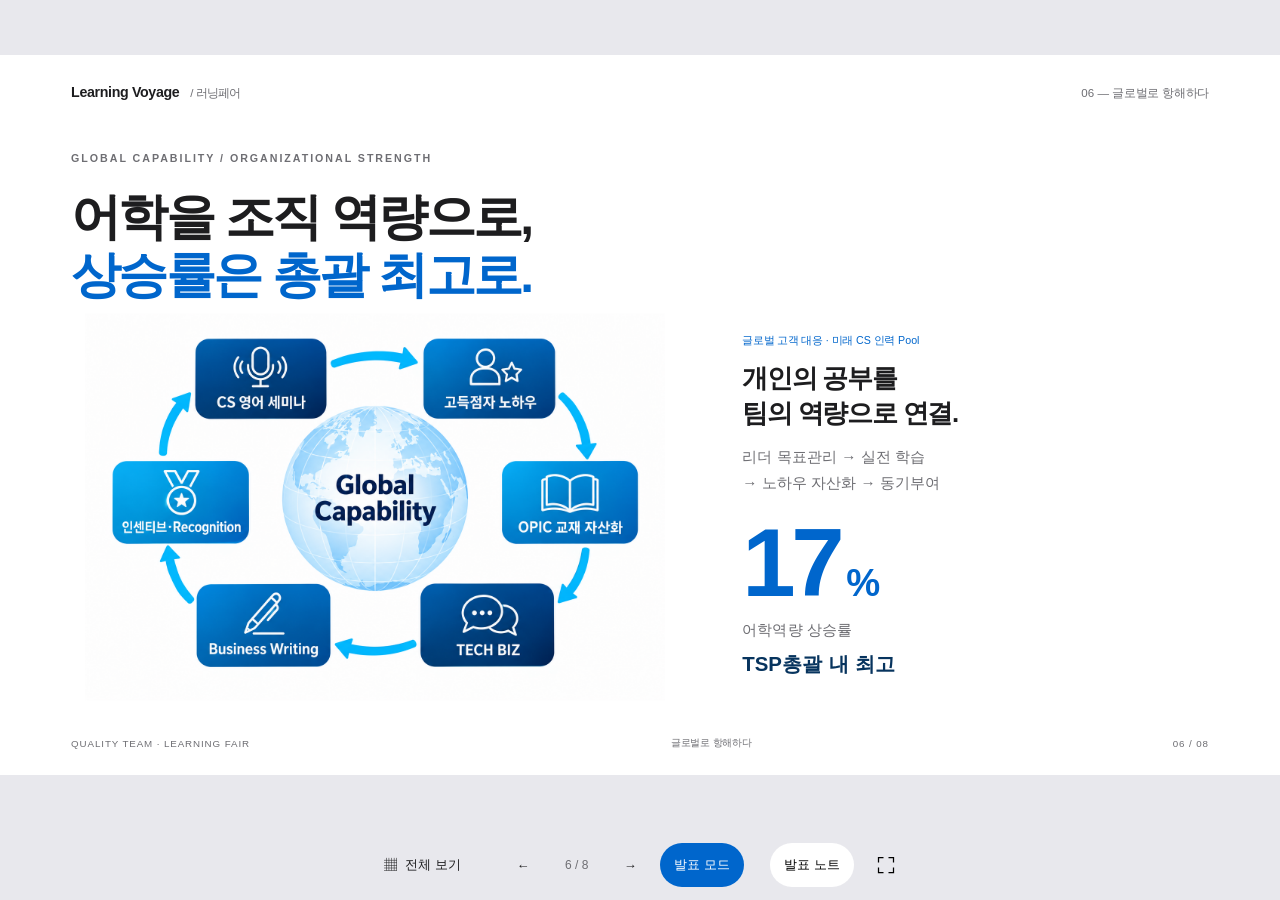
<file: slide-06.html>
<!doctype html><html lang="ko"><head><meta charset="utf-8"><meta name="viewport" content="width=device-width,initial-scale=1"><title>06. 조직 역량으로, 총괄 최고 상승률로 — Learning Voyage</title><link rel="stylesheet" href="assets/style.css"><script src="assets/slides.js" defer></script></head><body data-page="6" class="presentation"><main class="stage"><article data-slide="6" class="slide light page-6" aria-label="6번째 슬라이드"><header class="slide-header"><a href="index.html">Learning Voyage<span> / 러닝페어</span></a><span>06 — 글로벌로 항해하다</span></header><p class="eyebrow">GLOBAL CAPABILITY / ORGANIZATIONAL STRENGTH</p><h1>어학을 조직 역량으로,<br><em>상승률은 총괄 최고로.</em></h1>
<figure class="ecosystem-illustration" data-reveal="1"><img src="assets/global-ecosystem.png" alt="CS 영어 세미나, 고득점자 노하우, OPIC 교재 자산화, TECH BIZ, Business Writing, 인센티브와 Recognition을 연결한 글로벌 역량 육성체계"></figure>
<div class="global-evidence"><p class="system-kicker">글로벌 고객 대응 · 미래 CS 인력 Pool</p><h2>개인의 공부를<br>팀의 역량으로 연결.</h2><p class="global-lead">리더 목표관리 → 실전 학습<br>→ 노하우 자산화 → 동기부여</p><div data-reveal="2"><p class="global-metric">17<span>%</span></p><p class="global-rank">어학역량 상승률 <strong>TSP총괄 내 최고</strong></p></div></div><footer class="slide-footer"><span>QUALITY TEAM · LEARNING FAIR</span><span>글로벌로 항해하다</span><span>06 / 08</span></footer></article></main><nav class="controls" aria-label="슬라이드 탐색"><a href="index.html" aria-label="전체 슬라이드">▦ <span>전체 보기</span></a><a href="slide-05.html" aria-label="이전 슬라이드">←</a><span class="counter">6 / 8</span><a href="slide-07.html" aria-label="다음 슬라이드">→</a><a class="play-link" href="present.html#slide=6&step=0">발표 모드</a><button id="notes-toggle" aria-expanded="false" aria-controls="notes">발표 노트</button><button id="fullscreen" aria-label="전체 화면"><svg width="20" height="20" viewBox="0 0 24 24" fill="none" stroke="currentColor" stroke-width="1.5" aria-hidden="true"><path d="M9 3H3v6m12-6h6v6M3 15v6h6m12-6v6h-6"/></svg></button></nav><aside id="notes" hidden><div><h2>발표 노트 <span>50초 · 총 7분</span></h2><button id="notes-close" aria-label="발표 노트 닫기">×</button></div><p>글로벌 고객 대응과 미래 CS 인력 Pool 확보를 위해 어학을 자기계발이 아닌 직무역량으로 관리했습니다. 리더의 관심과 목표관리, CS 영어 실전발표, 고득점자 노하우 공유, OPIC 교재 자산화, TECH BIZ 몰입교육과 인센티브가 연결됩니다. 공유 자료 기준 어학역량 상승률 17%로 TSP총괄 내 가장 높은 상승률을 기록했습니다. 총괄 내 최고라는 비교는 어학역량 상승률에 한정됩니다. 발표 전 상승률의 산식과 비교 시점은 원자료로 확인하세요.</p></aside></body></html>
</file>
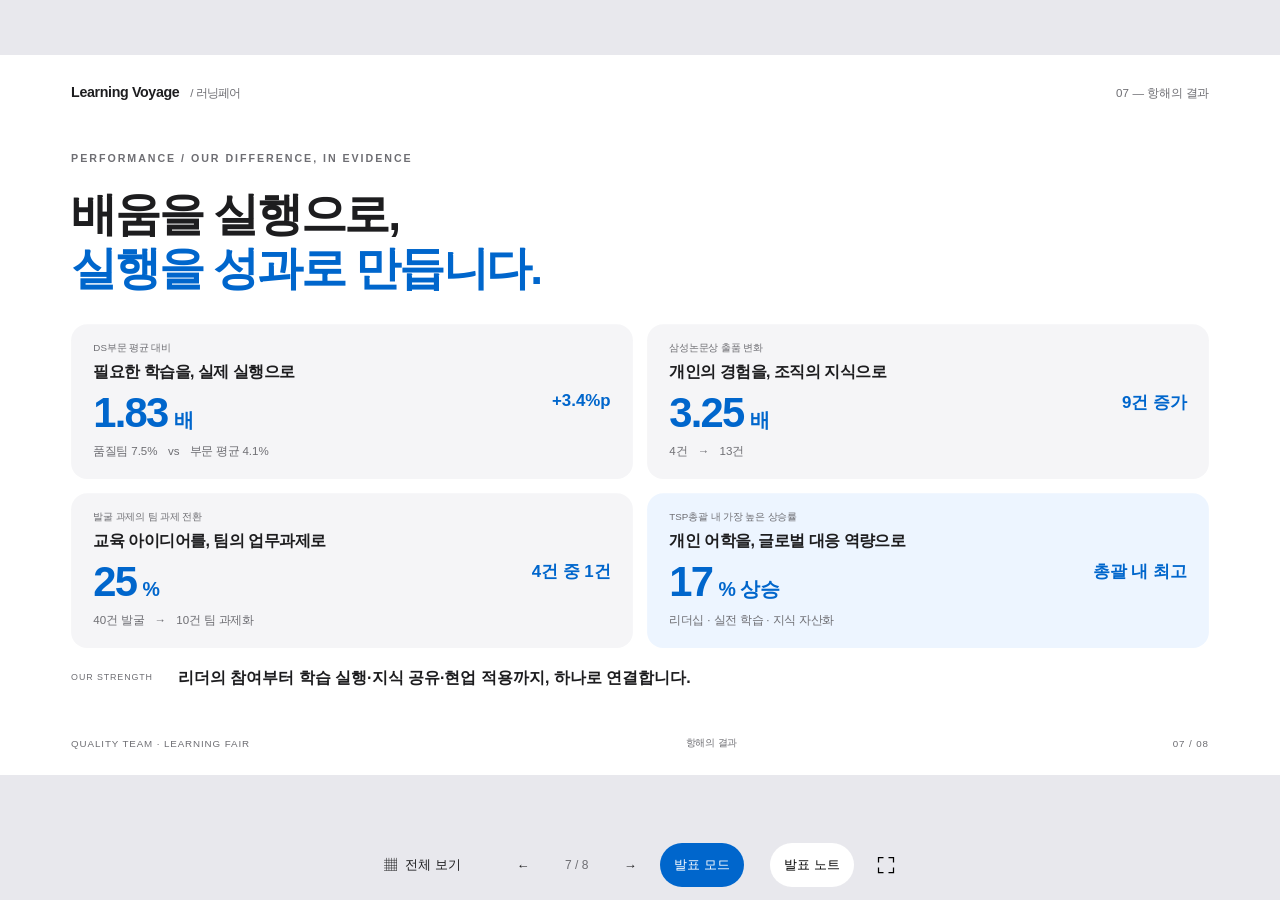
<file: slide-07.html>
<!doctype html><html lang="ko"><head><meta charset="utf-8"><meta name="viewport" content="width=device-width,initial-scale=1"><title>07. 배움을 실행으로, 실행을 성과로 — Learning Voyage</title><link rel="stylesheet" href="assets/style.css"><script src="assets/slides.js" defer></script></head><body data-page="7" class="presentation"><main class="stage"><article data-slide="7" class="slide light page-7" aria-label="7번째 슬라이드"><header class="slide-header"><a href="index.html">Learning Voyage<span> / 러닝페어</span></a><span>07 — 항해의 결과</span></header><p class="eyebrow">PERFORMANCE / OUR DIFFERENCE, IN EVIDENCE</p><h1>배움을 실행으로,<br><em>실행을 성과로 만듭니다.</em></h1>

<div class="evidence-board">
<section data-reveal="1"><span class="evidence-type">DS부문 평균 대비</span><h3>필요한 학습을, 실제 실행으로</h3><strong>1.83<small>배</small></strong><p>품질팀 7.5% <span>vs</span> 부문 평균 4.1%</p><b class="evidence-tag">+3.4%p</b></section>
<section data-reveal="1"><span class="evidence-type">삼성논문상 출품 변화</span><h3>개인의 경험을, 조직의 지식으로</h3><strong>3.25<small>배</small></strong><p>4건 <span>→</span> 13건</p><b class="evidence-tag">9건 증가</b></section>
<section data-reveal="2"><span class="evidence-type">발굴 과제의 팀 과제 전환</span><h3>교육 아이디어를, 팀의 업무과제로</h3><strong>25<small>%</small></strong><p>40건 발굴 <span>→</span> 10건 팀 과제화</p><b class="evidence-tag">4건 중 1건</b></section>
<section data-reveal="2" class="top-result"><span class="evidence-type">TSP총괄 내 가장 높은 상승률</span><h3>개인 어학을, 글로벌 대응 역량으로</h3><strong>17<small>% 상승</small></strong><p>리더십 · 실전 학습 · 지식 자산화</p><b class="evidence-tag">총괄 내 최고</b></section>
</div>
<p class="recognition-line" data-reveal="3"><span>OUR STRENGTH</span><strong>리더의 참여부터 학습 실행·지식 공유·현업 적용까지, 하나로 연결합니다.</strong></p><footer class="slide-footer"><span>QUALITY TEAM · LEARNING FAIR</span><span>항해의 결과</span><span>07 / 08</span></footer></article></main><nav class="controls" aria-label="슬라이드 탐색"><a href="index.html" aria-label="전체 슬라이드">▦ <span>전체 보기</span></a><a href="slide-06.html" aria-label="이전 슬라이드">←</a><span class="counter">7 / 8</span><a href="slide-08.html" aria-label="다음 슬라이드">→</a><a class="play-link" href="present.html#slide=7&step=0">발표 모드</a><button id="notes-toggle" aria-expanded="false" aria-controls="notes">발표 노트</button><button id="fullscreen" aria-label="전체 화면"><svg width="20" height="20" viewBox="0 0 24 24" fill="none" stroke="currentColor" stroke-width="1.5" aria-hidden="true"><path d="M9 3H3v6m12-6h6v6M3 15v6h6m12-6v6h-6"/></svg></button></nav><aside id="notes" hidden><div><h2>발표 노트 <span>60초 · 총 7분</span></h2><button id="notes-close" aria-label="발표 노트 닫기">×</button></div><p>품질팀은 학습을 실행으로, 실행을 성과로 연결하고 있습니다. 필요한 교육을 실제로 활용하게 만들어 직무교육체계 활용률은 부문 평균의 1.83배를 기록했습니다. 현업의 경험을 조직의 지식으로 연결하는 과정에서 삼성논문상 출품은 4건에서 13건으로 늘었습니다. AI 교육에서는 40건의 업무과제를 발굴하고 그중 10건을 팀 과제로 격상했습니다. 어학은 개인 공부를 글로벌 대응 역량으로 연결해 17%, 총괄 내 가장 높은 상승률을 기록했습니다. 이처럼 실행, 공유, 업무과제, 역량 강화 전반에서 성과를 만드는 것이 품질팀의 강점입니다.</p></aside></body></html>
</file>
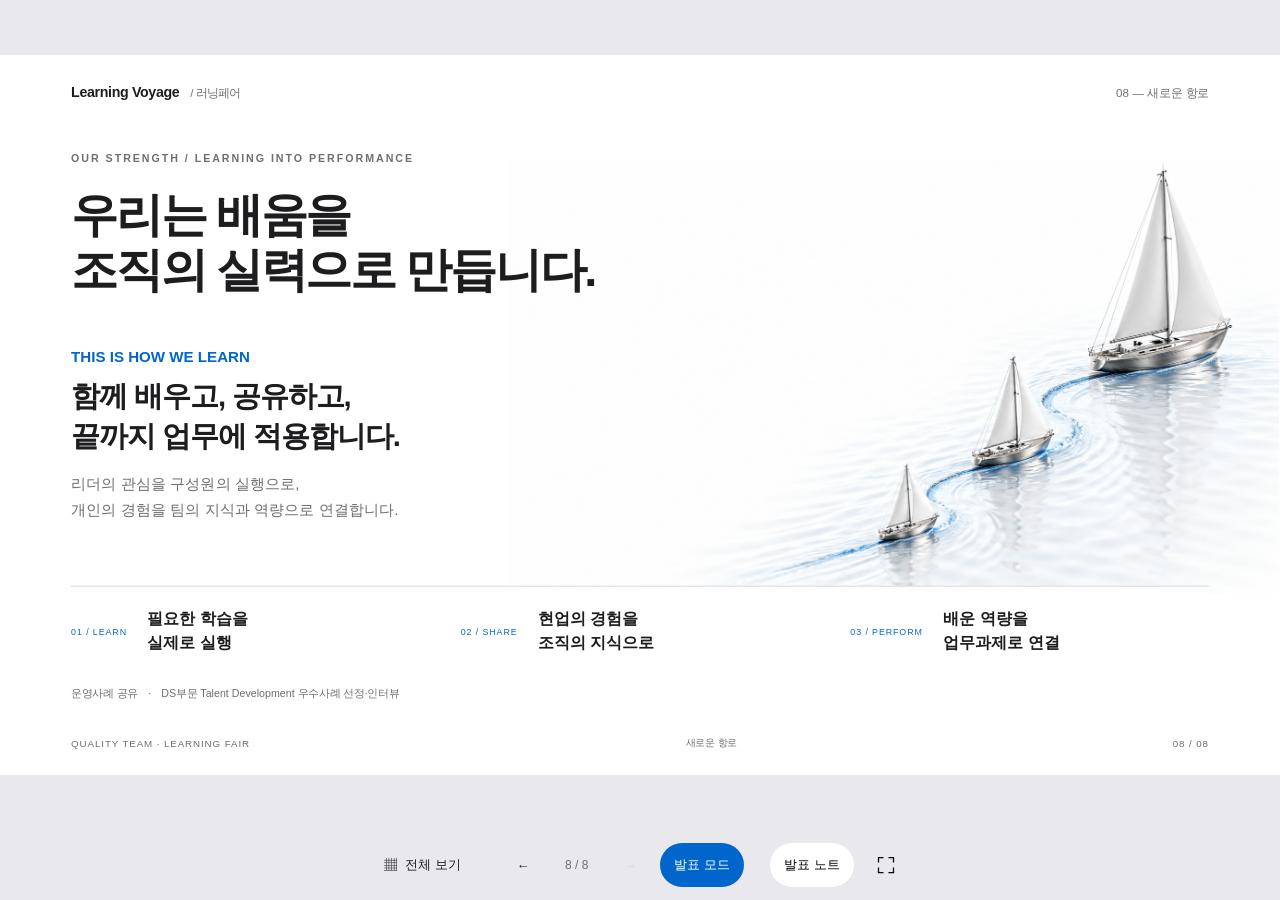
<file: slide-08.html>
<!doctype html><html lang="ko"><head><meta charset="utf-8"><meta name="viewport" content="width=device-width,initial-scale=1"><title>08. 배움을 조직의 실력으로 만드는 품질팀 — Learning Voyage</title><link rel="stylesheet" href="assets/style.css"><script src="assets/slides.js" defer></script></head><body data-page="8" class="presentation"><main class="stage"><article data-slide="8" class="slide light page-8" aria-label="8번째 슬라이드"><header class="slide-header"><a href="index.html">Learning Voyage<span> / 러닝페어</span></a><span>08 — 새로운 항로</span></header><p class="eyebrow">OUR STRENGTH / LEARNING INTO PERFORMANCE</p><h1>우리는 배움을<br>조직의 실력으로 만듭니다.</h1>
<img class="voyage-art" src="assets/voyage-fleet.png" alt="품질팀이 만든 항로를 함께 따라가는 세 척의 범선" width="1672" height="941">
<section class="recognition-proof" data-reveal="1"><span>THIS IS HOW WE LEARN</span><h2>함께 배우고, 공유하고,<br>끝까지 업무에 적용합니다.</h2><p>리더의 관심을 구성원의 실행으로,<br>개인의 경험을 팀의 지식과 역량으로 연결합니다.</p></section>
<div class="recognition-pillars" data-reveal="2"><div><span>01 / LEARN</span><strong>필요한 학습을<br>실제로 실행</strong></div><div><span>02 / SHARE</span><strong>현업의 경험을<br>조직의 지식으로</strong></div><div><span>03 / PERFORM</span><strong>배운 역량을<br>업무과제로 연결</strong></div></div>
<p class="closing-evidence supporting-evidence">운영사례 공유 <span>·</span> DS부문 Talent Development 우수사례 선정·인터뷰</p><footer class="slide-footer"><span>QUALITY TEAM · LEARNING FAIR</span><span>새로운 항로</span><span>08 / 08</span></footer></article></main><nav class="controls" aria-label="슬라이드 탐색"><a href="index.html" aria-label="전체 슬라이드">▦ <span>전체 보기</span></a><a href="slide-07.html" aria-label="이전 슬라이드">←</a><span class="counter">8 / 8</span><button disabled aria-label="다음 슬라이드">→</button><a class="play-link" href="present.html#slide=8&step=0">발표 모드</a><button id="notes-toggle" aria-expanded="false" aria-controls="notes">발표 노트</button><button id="fullscreen" aria-label="전체 화면"><svg width="20" height="20" viewBox="0 0 24 24" fill="none" stroke="currentColor" stroke-width="1.5" aria-hidden="true"><path d="M9 3H3v6m12-6h6v6M3 15v6h6m12-6v6h-6"/></svg></button></nav><aside id="notes" hidden><div><h2>발표 노트 <span>40초 · 총 7분</span></h2><button id="notes-close" aria-label="발표 노트 닫기">×</button></div><p>저희 품질팀의 강점은 함께 배우고, 공유하고, 끝까지 업무에 적용하는 데 있습니다. 리더의 관심을 구성원의 실행으로 바꾸고, 현업에서 쌓은 경험을 팀의 지식과 역량으로 연결합니다. 그래서 교육체계 활용, 지식 자산, AI 업무과제, 글로벌 역량이 함께 성장하고 있습니다. 이런 운영 방식은 DS부문 우수사례 인터뷰에서도 공유했습니다. 저희는 앞으로도 배움을 업무의 변화로, 개인의 성장을 조직의 실력으로 만들어가겠습니다. 이것이 품질팀의 Learning Voyage입니다.</p></aside></body></html>
</file>
<file: assets/style.css>
:root{--blue:#0066cc;--ink:#1d1d1f;--muted:#6e6e73;--paper:#f5f5f7;--line:#d2d2d7;--white:#fff;--dark:#272729}*{box-sizing:border-box}body{margin:0;color:var(--ink);font-family:-apple-system,BlinkMacSystemFont,'SF Pro Display','Segoe UI','Noto Sans CJK KR','Malgun Gothic',sans-serif;-webkit-font-smoothing:antialiased}a{color:inherit;text-decoration:none}button{font:inherit;cursor:pointer}a:focus-visible,button:focus-visible{outline:3px solid var(--blue);outline-offset:5px}button:active,.start:active{transform:scale(.95)}p,h1,h2,h3{margin:0}h1,h2,h3,strong,b{font-weight:600}h1{font-size:56px;letter-spacing:-2.7px;line-height:1.18;word-break:keep-all}h2{font-size:32px;line-height:1.3;letter-spacing:-1.2px}h3{font-size:21px;line-height:1.3;letter-spacing:-.6px}p{line-height:1.47}.presentation{background:#e8e8ed}.stage{height:calc(100dvh - 76px);min-height:400px;display:flex;align-items:center;justify-content:center;overflow:hidden}.slide{width:1440px;height:810px;flex-shrink:0;position:relative;padding:108px 80px 76px;background:var(--white);overflow:hidden;transform-origin:center center}.parchment{background:var(--paper)}.dark{background:var(--dark);color:var(--white);--blue:#2997ff;--muted:#b7b7bf;--line:#4b4b50}.slide-header,.slide-footer{position:absolute;left:80px;right:80px;display:flex;align-items:center;justify-content:space-between;font-size:13px;letter-spacing:.1px}.slide-header{top:33px}.slide-header>a{font-weight:600;font-size:16px;letter-spacing:-.4px}.slide-header a span{font-weight:400;color:var(--muted);margin-left:9px;font-size:13px}.slide-header>span{color:var(--muted)}.slide-footer{bottom:29px;color:var(--muted);font-size:11px;letter-spacing:1px}.slide-footer span:nth-child(2){letter-spacing:0}.eyebrow{font-size:12px;letter-spacing:2.2px;font-weight:600;color:var(--muted);margin-bottom:23px}.lead{font-size:24px;line-height:1.5;letter-spacing:-.7px;color:var(--muted);margin-top:21px}.lead strong{color:var(--ink)}.hero-copy{position:relative;z-index:1}.hero-copy h1{font-size:72px;letter-spacing:-3.8px}.hero-copy .lead{margin-top:29px;font-size:23px}.sea{position:absolute;right:-10px;bottom:132px;width:1050px;height:490px;pointer-events:none}.capabilities{position:absolute;bottom:99px;left:80px;right:80px;display:flex;justify-content:space-between;align-items:center;border-top:1px solid var(--line);padding-top:27px;font-size:18px}.capabilities>span{color:var(--muted);font-size:13px}.direction{display:flex;align-items:center;gap:18px;margin-top:54px;font-size:17px}.direction>span:not(.direction-rule){color:var(--muted);font-size:13px}.direction-rule{height:1px;background:var(--line);flex:1;margin:0 25px}.flow{display:flex;list-style:none;padding:0;margin:42px 0 0;gap:22px}.flow li{flex:1;position:relative;border-top:1px solid var(--line);padding-top:20px;min-width:0}.flow li:not(:last-child):after{content:'→';position:absolute;right:-17px;top:40px;color:var(--muted);font-size:17px}.step{display:block;color:var(--muted);font-size:11px;margin-bottom:11px;letter-spacing:1px}.flow strong{font-size:17px;letter-spacing:-.5px;line-height:1.5;display:block;word-break:keep-all}.flow small{display:block;font-size:13px;font-weight:400;color:var(--muted);margin-top:7px}.takeaway{margin-top:61px;font-size:23px;letter-spacing:-.7px;color:var(--muted)}.takeaway strong{color:var(--ink)}.split{display:grid;grid-template-columns:1fr 1fr;gap:72px}.learning{margin-top:22px;gap:100px}.learning .lead{font-size:23px;margin-top:10px}.tools{display:grid;grid-template-columns:1fr 1fr;gap:24px;margin-top:30px}.tools>div{border-top:1px solid var(--line);padding-top:18px}.tools span{font-size:10px;letter-spacing:1.6px;color:var(--muted)}.tools h3{font-size:19px;margin-top:10px}.tools p{font-size:13px;color:var(--muted);margin-top:8px;word-break:keep-all}.label{font-size:14px;color:var(--muted)}.metric{font-size:120px;letter-spacing:-7px;font-weight:600;line-height:1.08;font-variant-numeric:tabular-nums}.metric>span{font-size:42px;letter-spacing:-2px;margin-left:8px}.metric-panel .metric{font-size:95px;margin:6px 0 14px}.bars>div{display:flex;align-items:center;gap:14px;height:27px;font-size:12px}.bars span{width:64px;flex-shrink:0}.bars i{display:block;height:8px;background:var(--ink);border-radius:8px;max-width:300px}.bars>div:nth-child(2) i{background:#b4b4bb;max-width:164px}.bars b{font-weight:400}.secondary-stat{margin-top:18px;font-size:24px;font-weight:600}.secondary-stat span{font-size:12px;color:var(--muted);font-weight:400;margin-left:10px}.compact{margin-top:30px}.compact li{padding-top:12px}.compact .step{margin-bottom:6px}.compact li:after{top:29px!important}.knowledge{margin-top:23px;grid-template-columns:1.05fr 1fr;gap:94px}.orbit{width:425px;height:325px;position:relative;margin-left:43px;border:1px solid var(--line);border-radius:50%}.orbit-center{position:absolute;inset:104px 35px auto;text-align:center}.orbit-center>span{font-size:10px;letter-spacing:2px;color:var(--muted)}.orbit-center h2{margin-top:10px}.orbit-center p{font-size:14px;color:var(--muted);margin-top:8px}.node{position:absolute;background:var(--white);padding:12px 15px;font-size:16px;white-space:nowrap}.n1{top:-22px;left:136px}.n2{top:60px;right:-56px}.n3{bottom:55px;right:-28px}.n4{bottom:-23px;left:150px}.n5{bottom:55px;left:-39px}.n6{top:60px;left:-43px}.orbit-arrow{position:absolute;right:1px;top:142px;font-size:28px;color:var(--muted);background:var(--white)}.mini-stats{display:flex;gap:70px;margin-top:3px}.mini-stats p{font-size:14px;color:var(--muted)}.mini-stats b{display:block;color:var(--ink);font-size:51px;letter-spacing:-2px;margin-bottom:4px}.mini-stats b span{font-size:17px;margin-left:6px;letter-spacing:-.5px}.paper-stat{border-top:1px solid var(--line);padding-top:26px;margin-top:28px}.paper-stat p{font-size:92px;line-height:1.2;letter-spacing:-5px;margin:7px 0 8px}.paper-stat p>span{color:#a1a1a6}.paper-stat i{font-size:44px;font-style:normal;color:var(--muted);vertical-align:middle;margin:0 25px}.paper-stat small{font-size:24px;margin-left:12px}.footnote{font-size:13px;color:var(--muted);margin-top:38px;text-align:center}.ai-metrics{display:grid;grid-template-columns:1fr 240px 1fr;align-items:center;gap:44px;margin-top:20px}.ai-metrics .metric{font-size:146px;letter-spacing:-9px}.ai-metrics h3{font-size:25px;margin-top:4px}.ai-metrics>div>p:not(.metric){font-size:15px;color:var(--muted);margin-top:10px}.conversion{color:var(--muted);padding-top:9px;text-align:center}.conversion span{font-size:13px}.conversion svg{width:220px;margin-top:17px;stroke:var(--blue);stroke-width:1.5;fill:none}.ai-flow{margin-top:40px}.global{margin-top:29px;gap:72px;grid-template-columns:1fr 1.15fr}.global-number{position:relative;text-align:center;height:345px;padding-top:42px}.global-number .metric{position:relative;font-size:145px;letter-spacing:-9px}.global-number h3{position:relative;font-size:25px;margin-top:10px}.global-number>p:last-child{position:relative;font-size:15px;color:var(--muted);margin-top:9px}.globe{position:absolute;left:calc(50% - 167px);top:0;width:334px;height:334px;border:1px solid var(--line);border-radius:50%;opacity:.55}.globe i{position:absolute;inset:0 75px;border:1px solid var(--line);border-radius:50%}.globe i:nth-child(2){inset:65px 0}.globe i:nth-child(3){inset:116px 0}.global-copy{padding-top:10px}.global-copy h2{font-size:30px}.global-copy .lead{font-size:21px;margin-top:13px}.global-steps{margin-top:24px}.global-steps p{display:flex;gap:18px;padding:12px 0;border-top:1px solid var(--line);font-size:15px}.global-steps b{font-size:12px;color:var(--muted);padding-top:3px}.objective{position:absolute;right:80px;top:204px;font-size:21px;letter-spacing:-.5px}.objective>span{display:block;letter-spacing:2px;font-size:11px;color:var(--muted);margin-bottom:12px}.scoreboard{margin-top:37px}.scoreboard>div{display:grid;grid-template-columns:1fr 1.1fr 1.6fr;align-items:center;padding:19px 20px;border-bottom:1px solid var(--line);gap:25px}.scoreboard .table-head{font-size:11px;color:var(--muted);padding:0 20px 13px;letter-spacing:1px}.scoreboard h3{font-size:21px}.scoreboard p{font-size:19px;color:var(--muted);letter-spacing:-.5px}.scoreboard strong{font-size:31px;line-height:1.25;letter-spacing:-1.2px}.scoreboard small{font-size:16px;font-weight:400;letter-spacing:-.5px;margin-left:6px}.kr{display:flex;align-items:center;justify-content:space-between;margin-top:30px}.kr>span{font-size:11px;letter-spacing:1.5px;color:var(--muted)}.kr p{font-size:17px}.page-8 .sea{width:870px;height:425px;right:0;bottom:160px}.page-8 h1{font-size:62px;position:relative;z-index:1}.closing-lead{font-size:23px;margin-top:29px;position:relative;z-index:1}.closing-route{position:absolute;left:80px;right:80px;bottom:155px;font-size:18px;display:flex;justify-content:space-between;align-items:center;letter-spacing:-.4px}.closing-route span{color:var(--muted)}.next{position:absolute;bottom:86px;left:80px;right:80px;border-top:1px solid var(--line);padding-top:23px;display:flex;align-items:center;justify-content:space-between;font-size:13px;color:var(--muted)}.next>span{font-size:10px;letter-spacing:1.5px}.controls{height:76px;display:flex;align-items:center;justify-content:center;gap:8px;font-size:13px;color:var(--ink)}.controls a,.controls button{display:inline-flex;align-items:center;justify-content:center;min-width:44px;height:44px;border:0;border-radius:24px;background:transparent;padding:0 14px}.controls a:first-child{margin-right:18px;gap:8px}.controls button:disabled{opacity:.25;cursor:default}.controls #notes-toggle{margin-left:18px;background:#fff}.counter{font-size:12px;color:var(--muted);padding:0 12px}.controls #fullscreen{font-size:23px}.controls a:hover,.controls button:not(:disabled):hover{background:#fff;color:var(--blue)}#notes{position:fixed;bottom:85px;left:50%;transform:translateX(-50%);width:min(760px,calc(100% - 32px));background:var(--white);border:1px solid var(--line);border-radius:18px;padding:28px 32px;z-index:10;max-height:60dvh;overflow:auto}#notes>div{display:flex;justify-content:space-between;align-items:center}#notes h2{font-size:20px;letter-spacing:-.5px}#notes h2 span{font-size:12px;color:var(--muted);font-weight:400;margin-left:12px}#notes p{font-size:17px;line-height:1.8;margin-top:12px;word-break:keep-all}#notes-close{border:0;background:var(--paper);width:44px;height:44px;border-radius:50%;font-size:24px}.overview{background:var(--paper)}.overview>header,.overview>footer{max-width:1280px;margin:auto;display:flex;align-items:center;justify-content:space-between;padding:30px 0;font-size:13px}.overview>header>a{font-size:18px;font-weight:600;letter-spacing:-.7px}.overview>header>span,.overview>footer{color:var(--muted);font-size:11px;letter-spacing:1px}.overview main{max-width:1280px;margin:64px auto 0}.overview h1{font-size:72px;letter-spacing:-3.5px}.overview-intro{display:flex;align-items:center;justify-content:space-between;margin-top:22px;margin-bottom:54px}.overview-intro p{font-size:20px;color:var(--muted)}.start{background:var(--blue);color:var(--white);border-radius:999px;padding:15px 24px;font-size:16px}.start>span{margin-left:25px}.overview-grid{display:grid;grid-template-columns:repeat(2,1fr);gap:24px}.overview-card{display:flex;flex-direction:column;min-height:275px;background:var(--white);padding:32px 36px;border-radius:18px;border:1px solid #e5e5e8}.overview-card.dark{background:var(--dark);border-color:var(--dark)}.overview-card>div{display:flex;justify-content:space-between;font-size:12px;color:var(--muted)}.overview-card h2{font-size:29px;max-width:340px;margin:27px 0;word-break:keep-all}.card-caption{font-size:14px;letter-spacing:1px;color:var(--muted);margin-top:auto}.overview-card:hover{outline:2px solid var(--blue)}.help{text-align:center;color:var(--muted);font-size:12px;margin:40px 0}.overview>footer{border-top:1px solid var(--line);letter-spacing:0}
/* A fixed 1440 × 810 canvas at every viewport size. */
.stage{height:calc(100dvh - 70px);min-height:0}.slide{isolation:isolate}.slide[hidden]{display:none!important}.controls{height:70px}.controls .play-link{background:var(--blue);color:white}.voyage-art{position:absolute;width:1130px;height:636px;object-fit:contain;right:-5px;top:64px;z-index:-1}.page-1 .hero-copy h1{font-size:68px}.page-1 .hero-copy .lead{max-width:460px}.page-1 .capabilities{background:#ffffffed;padding:24px 0 0}.destination{position:absolute;right:84px;top:140px;font-size:17px;display:flex;align-items:center;gap:14px;z-index:2}.destination small{display:block;font-size:9px;letter-spacing:1.2px;color:var(--muted);margin-top:7px}.destination-dot{width:10px;height:10px;background:var(--blue);border:7px solid #eaf3ff;box-sizing:content-box;border-radius:50%}.page-1 .destination{top:612px;right:103px}.page-8 .voyage-art{width:1050px;height:591px;top:56px;right:0}.page-8 .destination{top:520px;right:85px}.page-8 .closing-lead{max-width:420px}.page-8 .closing-route{background:#ffffffee;padding:17px 0;bottom:130px;font-size:17px}.page-8 .next{bottom:80px}.journey-rail{position:absolute;top:422px;left:80px;width:1280px;height:72px;fill:var(--blue)}.rail-base{stroke:var(--line);stroke-width:2}.rail-progress{stroke:var(--blue);stroke-width:2;stroke-dasharray:1;stroke-dashoffset:0;transition:stroke-dashoffset .8s ease}.page-2 .direction{margin-top:36px}.page-2 .flow{margin-top:104px}.page-2 .flow li{border-top:0;padding-top:0}.page-2 .flow li:after{display:none}.page-2 .takeaway{margin-top:39px}.tool-icon{width:37px;height:37px;display:block;fill:none;stroke:var(--blue);stroke-width:1.4;margin-bottom:9px}.page-3 .tools{margin-top:22px}.page-3 .tools>div{padding-top:14px}.page-3 .tools h3{margin-top:5px}.page-3 .compact{margin-top:31px}.page-3 .bars i{transform-origin:left;transition:transform .7s}.orbit-arcs{position:absolute;inset:0;width:100%;height:100%;pointer-events:none}.orbit-center h2{color:var(--blue)}.orbit .node{z-index:1;font-weight:600}.orbit-center{z-index:1}.page-4 .orbit{background:#fafafc}.page-4 .orbit-center p{color:var(--muted)}.page-4 .paper-stat strong{color:var(--blue)}.page-5 .ai-metrics{grid-template-columns:300px 420px 300px;gap:70px;margin-top:32px}.page-5 .ai-metrics .metric{font-size:121px}.page-5 .ai-metrics h3{font-size:23px}.page-5 .conversion{align-self:start;margin-top:4px}.page-5 .conversion svg{width:180px;height:25px;margin-top:8px}.page-5 .task-matrix{position:absolute;top:355px;left:462px;width:420px}.matrix-grid{display:grid;grid-template-columns:repeat(10,1fr);gap:8px}.task-tile{width:34px;height:40px;border-radius:8px;background:#f0f0f3;display:grid;place-items:center;transition:background .45s,transform .45s;color:#85858d}.task-tile svg{width:23px;height:23px;fill:none;stroke:currentColor;stroke-width:1.1}.team-task{background:var(--blue);color:#fff}.matrix-legend{display:flex;justify-content:space-between;margin-top:13px;font-size:12px;color:var(--muted)}.matrix-legend i{display:inline-block;width:8px;height:8px;border-radius:50%;background:var(--blue);margin-right:7px}.page-5 .ai-flow{margin-top:80px}.page-5 .ai-metrics>div:last-child .metric{color:var(--blue)}.global-sphere{position:absolute;width:390px;height:390px;left:calc(50% - 195px);top:-20px;fill:none;stroke:#dcdce3;stroke-width:1}.global-sphere .global-arc{stroke:var(--blue);stroke-width:1.6;stroke-dasharray:4 6}.global-sphere .global-point{fill:var(--blue);stroke:#fff;stroke-width:2}.page-6 .global-number .metric{font-size:130px;background:#ffffffb8;display:inline-block;border-radius:30px;padding:0 10px}.page-6 .global-number h3,.page-6 .global-number>p:last-child{background:#ffffffe0;width:max-content;margin-left:auto;margin-right:auto}.page-7 .scoreboard{display:grid;grid-template-columns:1fr 1fr;gap:18px;margin-top:37px}.page-7 .scoreboard .table-head{display:none}.page-7 .scoreboard>div{display:grid;grid-template-columns:1fr;gap:9px;padding:22px 28px;background:var(--paper);border:0;border-radius:18px;min-height:155px}.page-7 .scoreboard h3{font-size:18px}.page-7 .scoreboard p{font-size:15px}.page-7 .scoreboard strong{font-size:36px;color:var(--blue)}.page-7 .scoreboard small{color:var(--ink);font-size:15px}.page-7 .kr{margin-top:22px}
/* Builds run only in the continuous presentation player. */
.deck [data-reveal]{transition:opacity .42s ease,transform .55s cubic-bezier(.22,1,.36,1)}.deck .unrevealed{opacity:0!important;transform:translateY(12px);pointer-events:none;visibility:hidden}.deck .slide[data-build="0"] .rail-progress,.deck .slide[data-build="1"] .rail-progress{stroke-dashoffset:1}.deck .unrevealed .bars i{transform:scaleX(0)}.deck .page-5[data-build="0"] .team-task,.deck .page-5[data-build="1"] .team-task{background:#f0f0f3;color:#85858d}.deck .slide{animation:slide-in .35s ease}.deck .controls{gap:5px}.deck .controls .start-presenting{background:var(--blue);color:white;padding:0 20px}.build-status{font-size:11px;color:var(--muted);min-width:82px;text-align:center}.build-dots{display:flex;gap:5px;margin-right:14px}.build-dots i{width:5px;height:5px;border-radius:50%;background:#b7b7bf}.build-dots i.done{background:var(--blue)}.live-status{position:absolute;width:1px;height:1px;overflow:hidden;clip-path:inset(50%)}.deck .controls button[disabled]{opacity:.25}.blank-screen{position:fixed;inset:0;background:#fff;z-index:99}.blank-screen.black{background:#000}.deck #notes{bottom:80px}.deck-title{position:absolute;left:24px;font-size:12px;color:var(--muted)}html:fullscreen .stage{height:100dvh}html:fullscreen .controls{position:fixed;bottom:10px;left:50%;transform:translateX(-50%);height:54px;background:#f5f5f7f0;backdrop-filter:blur(20px);border-radius:30px;opacity:0;transition:opacity .2s;z-index:20;white-space:nowrap;padding:0 12px}html:fullscreen .controls:hover,html:fullscreen .controls:focus-within{opacity:1}html:fullscreen .stage{cursor:none}html:fullscreen #notes{bottom:75px}html:fullscreen .deck-title{display:none}.controls button[aria-pressed="true"]{color:var(--blue);background:#fff}.overview-card.hero-card{background-image:url('voyage-hero.png');background-size:cover;background-position:center}.overview-card.fleet-card{background-image:url('voyage-fleet.png');background-size:cover;background-position:center}.overview-card.hero-card h2,.overview-card.fleet-card h2{max-width:260px}.overview-intro .start{display:inline-block}.overview-actions{display:flex;align-items:center;gap:18px}.overview-actions>span{font-size:12px;color:var(--muted)}
@keyframes slide-in{from{opacity:0}to{opacity:1}}
@media(max-width:1350px){.overview>header,.overview main,.overview>footer{margin-left:32px;margin-right:32px}.deck-title{display:none}}
@media(max-width:760px){.controls{gap:0;font-size:11px}.controls a,.controls button{min-width:36px;padding:0 8px}.controls a:first-child{margin-right:0}.controls a:first-child span,.build-status,.controls .play-link{display:none}.controls #notes-toggle{margin-left:4px}.counter{padding:0 5px}.build-dots{margin-right:3px;gap:3px}.deck .controls .start-presenting{padding:0 11px}.overview>header,.overview main,.overview>footer{margin-left:24px;margin-right:24px}.overview>header>span{display:none}.overview main{margin-top:40px}.overview h1{font-size:46px;letter-spacing:-2px}.overview-intro{align-items:flex-start;flex-direction:column;gap:25px;margin-bottom:32px}.overview-intro p{font-size:17px;word-break:keep-all}.overview-actions{align-items:flex-start;flex-direction:column;gap:12px}.overview-grid{grid-template-columns:1fr;gap:16px}.overview-card{min-height:225px;padding:26px}.overview-card h2{font-size:26px}.help{line-height:2}.overview>footer{gap:24px;font-size:10px}.overview>footer span{max-width:180px;text-align:right}#notes{padding:20px}#notes p{font-size:14px}#notes h2 span{font-size:10px}}
@page{size:384mm 216mm;margin:0}@media print{body.presentation{background:#fff}.stage{display:block;width:1440px;height:auto;overflow:visible}.slide,.deck .slide{display:block!important;transform:none!important;width:1440px!important;height:810px!important;break-after:page;print-color-adjust:exact;-webkit-print-color-adjust:exact;animation:none}.deck .unrevealed{opacity:1!important;visibility:visible!important;transform:none}.deck .team-task{background:#0066cc!important;color:white!important}.controls,#notes,.blank-screen,.live-status{display:none!important}}
@media(prefers-reduced-motion:reduce){*{transition:none!important;animation:none!important;scroll-behavior:auto!important}}
.page-5 .conversion{position:absolute;left:462px;top:307px;width:420px;display:flex;gap:22px;align-items:center;margin:0;padding:0}.page-5 .conversion svg{flex:1;margin:0;height:24px}.page-5 .conversion span{white-space:nowrap;font-size:12px}.deck .controls #fullscreen{font-size:13px}html:fullscreen .controls:hover{opacity:0}html:fullscreen .controls-visible .controls,html:fullscreen .controls:focus-within{opacity:1}
.page-5 .ai-metrics>div:last-child{grid-column:3}
.slide h1 em{font-style:normal;color:var(--blue)}.benchmark-layout{display:grid;grid-template-columns:1.15fr 1fr;gap:100px;margin-top:35px}.chart-heading{font-size:17px;color:var(--muted);margin-bottom:20px}.benchmark-row{margin-top:22px}.benchmark-row>div:first-child{display:flex;justify-content:space-between;align-items:baseline}.benchmark-row strong,.benchmark-row>div>span{font-size:19px}.benchmark-row b{font-size:42px;letter-spacing:-2px;line-height:1.2}.benchmark-row b span{font-size:22px;margin-left:4px}.benchmark-row.ours{color:var(--blue)}.bar-track{height:20px;background:#f5f5f7;border-radius:5px;margin-top:12px}.bar-track i{height:100%;display:block;border-radius:5px;background:var(--blue)}.average .bar-track i{background:#b9b9c2}.average b{font-size:32px;color:var(--muted)}.chart-source{font-size:11px;color:var(--muted);margin-top:21px}.benchmark-result{padding-left:42px;border-left:1px solid var(--line)}.benchmark-multiplier{font-size:126px;letter-spacing:-7px;line-height:1.12;color:var(--blue);font-weight:600}.benchmark-multiplier>span{font-size:37px;letter-spacing:-1px;margin-left:12px}.difference{font-size:43px;letter-spacing:-2px;margin-top:0;font-weight:600}.difference>span{font-size:25px;margin-left:7px;letter-spacing:-1px}.difference small{font-size:14px;font-weight:400;color:var(--muted);letter-spacing:0;margin-left:20px}.benchmark-result .secondary-stat{font-size:26px;margin-top:16px}.benchmark-result .secondary-stat span{display:block;margin:3px 0 0;font-size:12px}.execution-strip{position:absolute;left:80px;right:80px;bottom:113px;display:flex;gap:22px;align-items:center;padding-top:22px;border-top:1px solid var(--line);font-size:17px}.execution-strip>span{font-size:12px;color:var(--muted);margin-right:13px}.execution-strip i{font-style:normal;color:var(--muted)}.execution-strip small{font-size:12px;color:var(--muted);margin-left:auto}.leader-proof{display:flex;flex-direction:column;gap:5px;margin-bottom:12px;border-left:3px solid var(--blue);padding-left:15px}.leader-proof span{font-size:9px;color:var(--muted);letter-spacing:1.4px}.leader-proof strong{font-size:20px}.page-4 .mini-stats b{font-size:39px}.page-4 .mini-stats{margin-top:0}.page-4 .paper-stat{padding-top:16px;margin-top:14px}.page-4 .paper-stat p{font-size:75px;margin:2px 0}.paper-growth{display:flex;gap:15px;align-items:center}.paper-growth>b{font-size:25px;color:var(--blue)}.paper-growth>span{font-size:12px;color:var(--muted)}.page-6 .rank-proof{color:var(--blue)!important;font-size:16px!important;font-weight:600}.evidence-board{display:grid;grid-template-columns:1fr 1fr;gap:16px;margin-top:32px}.evidence-board section{position:relative;background:#f5f5f7;border-radius:18px;padding:19px 25px;height:174px}.evidence-type{display:block;font-size:11px;color:var(--muted);margin-bottom:8px}.evidence-board h3{font-size:17px}.evidence-board section>strong{display:block;font-size:47px;letter-spacing:-2px;line-height:1.12;margin-top:8px;color:var(--blue)}.evidence-board small{font-size:22px;margin-left:7px;letter-spacing:-.5px}.evidence-board section>p{font-size:13px;color:var(--muted);margin-top:7px}.evidence-board p span{margin:0 8px}.evidence-tag{position:absolute;right:25px;top:75px;color:var(--blue);font-size:19px}.evidence-board .top-result{background:#edf5ff}.recognition-line{margin-top:20px;display:flex;align-items:center;gap:28px}.recognition-line>span{font-size:10px;letter-spacing:1px;color:var(--muted)}.recognition-line>strong{font-size:18px}.page-8 h1{font-size:53px}.page-8 .voyage-art{width:870px;height:489px;top:117px;right:0}.recognition-proof{position:absolute;left:80px;top:330px;max-width:610px}.recognition-proof>span{font-size:17px;color:var(--blue);font-weight:600}.recognition-proof h2{font-size:37px;margin-top:12px;letter-spacing:-1.5px}.recognition-proof p{font-size:17px;color:var(--muted);margin-top:18px;line-height:1.7}.recognition-pillars{position:absolute;left:80px;right:80px;bottom:135px;display:grid;grid-template-columns:repeat(3,1fr);background:#ffffffed;border-top:1px solid var(--line);padding-top:23px;gap:35px}.recognition-pillars>div{display:flex;align-items:center;gap:23px}.recognition-pillars span{font-size:10px;letter-spacing:1px;color:var(--blue)}.recognition-pillars strong{font-size:18px;line-height:1.5}.closing-evidence{position:absolute;left:80px;bottom:82px;font-size:20px;color:var(--muted);letter-spacing:-.5px}.closing-evidence strong{color:var(--ink)}
figure{margin:0}.system-diagram{position:absolute;top:294px;left:100px;right:100px;height:312px}.system-diagram img{display:block;width:100%;height:100%;object-fit:contain}.system-pillars{position:absolute;left:80px;right:80px;top:632px;display:grid;grid-template-columns:repeat(3,1fr);gap:28px}.system-pillars>div{border-top:2px solid #d6e8f7;padding-top:14px}.system-pillars span{color:var(--blue);font-size:10px;letter-spacing:1.5px;display:block;margin-bottom:7px}.system-pillars strong{font-size:19px;letter-spacing:-.6px}.system-pillars p{font-size:12px;color:var(--muted);margin-top:6px}.system-message{position:absolute;left:80px;bottom:70px;font-size:16px;color:var(--muted)}.system-message strong{color:var(--ink)}.page-4 .knowledge{grid-template-columns:685px 1fr;gap:62px;margin-top:15px}.knowledge-illustration{width:685px;height:415px}.knowledge-illustration img{display:block;width:100%;height:100%;object-fit:contain}.page-4 .knowledge-stats{padding-top:16px}.page-4 .footnote{position:absolute;bottom:78px;left:80px;right:80px;margin:0;font-size:11px}.page-4 .mini-stats{gap:44px}.page-4 .paper-stat p{font-size:78px}.page-4 .paper-stat i{margin:0 15px}.page-5 .ai-metrics{margin-top:20px}.page-5 .ai-metrics .metric{font-size:102px}.page-5 .task-matrix{top:340px}.page-5 .matrix-grid{gap:6px}.page-5 .task-tile{height:31px;width:34px}.page-5 .task-tile svg{width:20px;height:20px}.page-5 .matrix-legend{margin-top:8px}.page-5 .conversion{top:303px}.pipeline-illustration{position:absolute;left:65px;right:65px;top:530px;height:200px;overflow:hidden}.pipeline-illustration img{position:absolute;width:1310px;height:auto;left:0;top:-106px}.ecosystem-illustration{position:absolute;left:62px;top:291px;width:720px;height:435px}.ecosystem-illustration img{width:100%;height:100%;object-fit:contain;display:block}.global-evidence{position:absolute;left:835px;top:313px;right:70px}.system-kicker{font-size:12px;color:var(--blue);margin-bottom:14px}.global-evidence h2{font-size:29px;line-height:1.35}.global-lead{font-size:17px;color:var(--muted);line-height:1.7;margin-top:16px}.global-metric{font-size:108px;line-height:1.05;color:var(--blue);letter-spacing:-5px;font-weight:600;margin-top:18px}.global-metric span{font-size:43px;margin-left:7px;letter-spacing:-2px}.global-rank{font-size:17px;color:var(--muted);margin-top:8px}.global-rank strong{display:block;font-size:23px;color:#07345e;margin-top:8px}.evidence-board h3{font-size:18px}.evidence-board .evidence-type{font-size:11px}.page-7 h1{font-size:52px}
.system-pillars{top:610px}.pipeline-illustration{top:518px;height:235px}.pipeline-illustration img{top:-102px}
.page-8 .recognition-proof h2{font-size:33px;line-height:1.35}.page-8 .supporting-evidence{font-size:12px;color:var(--muted);letter-spacing:0}.supporting-evidence span{margin:0 8px}
</file>
